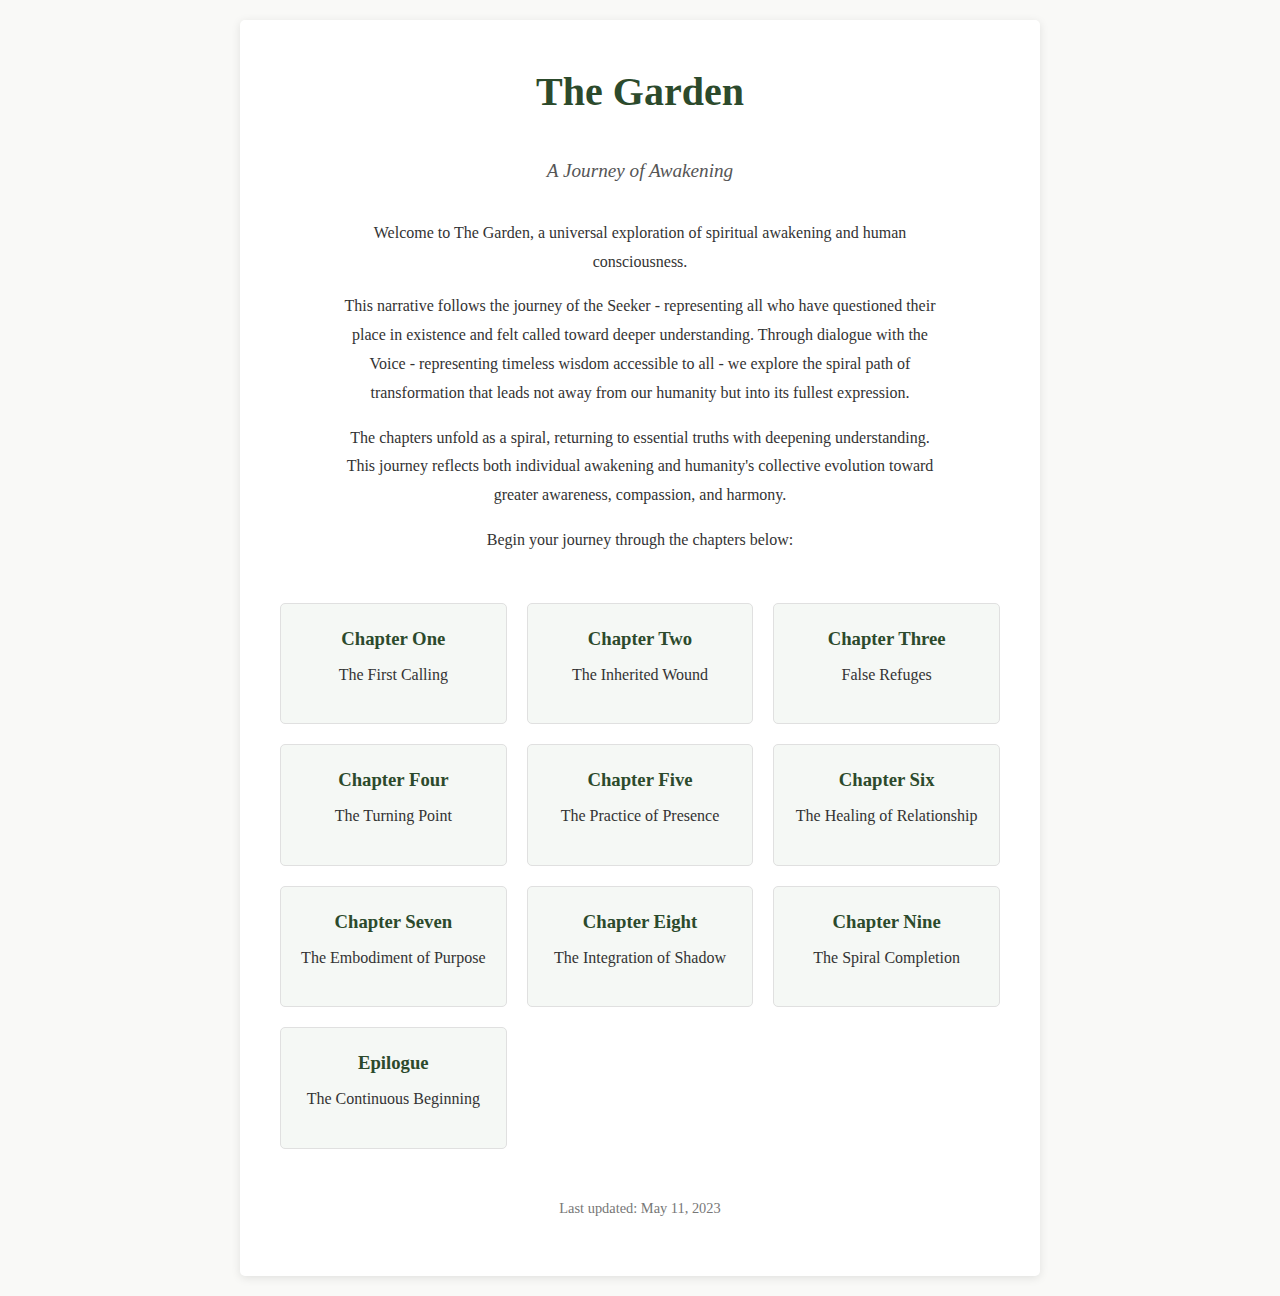
<file: index.html>
<!DOCTYPE html>
<html lang="en">
<head>
    <meta charset="UTF-8">
    <meta name="viewport" content="width=device-width, initial-scale=1.0">
    <title>The Garden - A Journey of Awakening</title>
    <link rel="stylesheet" href="styles.css">
</head>
<body>
    <div class="container home">
        <header>
            <h1>The Garden</h1>
            <h2>A Journey of Awakening</h2>
        </header>
        
        <main>
            <section class="introduction">
                <p>Welcome to The Garden, a universal exploration of spiritual awakening and human consciousness.</p>
                
                <p>This narrative follows the journey of the Seeker - representing all who have questioned their place in existence and felt called toward deeper understanding. Through dialogue with the Voice - representing timeless wisdom accessible to all - we explore the spiral path of transformation that leads not away from our humanity but into its fullest expression.</p>
                
                <p>The chapters unfold as a spiral, returning to essential truths with deepening understanding. This journey reflects both individual awakening and humanity's collective evolution toward greater awareness, compassion, and harmony.</p>
                
                <p>Begin your journey through the chapters below:</p>
            </section>
            
            <section class="chapter-links">
                <div class="chapter-grid">
                    <a href="chapter-1.html" class="chapter-card">
                        <h3>Chapter One</h3>
                        <p>The First Calling</p>
                    </a>
                    
                    <a href="chapter-2.html" class="chapter-card">
                        <h3>Chapter Two</h3>
                        <p>The Inherited Wound</p>
                    </a>
                    
                    <a href="chapter-3.html" class="chapter-card">
                        <h3>Chapter Three</h3>
                        <p>False Refuges</p>
                    </a>
                    
                    <a href="chapter-4.html" class="chapter-card">
                        <h3>Chapter Four</h3>
                        <p>The Turning Point</p>
                    </a>
                    
                    <a href="chapter-5.html" class="chapter-card">
                        <h3>Chapter Five</h3>
                        <p>The Practice of Presence</p>
                    </a>
                    
                    <a href="chapter-6.html" class="chapter-card">
                        <h3>Chapter Six</h3>
                        <p>The Healing of Relationship</p>
                    </a>
                    
                    <a href="chapter-7.html" class="chapter-card">
                        <h3>Chapter Seven</h3>
                        <p>The Embodiment of Purpose</p>
                    </a>
                    
                    <a href="chapter-8.html" class="chapter-card">
                        <h3>Chapter Eight</h3>
                        <p>The Integration of Shadow</p>
                    </a>
                    
                    <a href="chapter-9.html" class="chapter-card">
                        <h3>Chapter Nine</h3>
                        <p>The Spiral Completion</p>
                    </a>
                    
                    <a href="epilogue.html" class="chapter-card">
                        <h3>Epilogue</h3>
                        <p>The Continuous Beginning</p>
                    </a>
                </div>
            </section>
        </main>
        
        <footer>
            <p>Last updated: <time datetime="2023-05-11">May 11, 2023</time></p>
        </footer>
    </div>
</body>
</html>
</file>
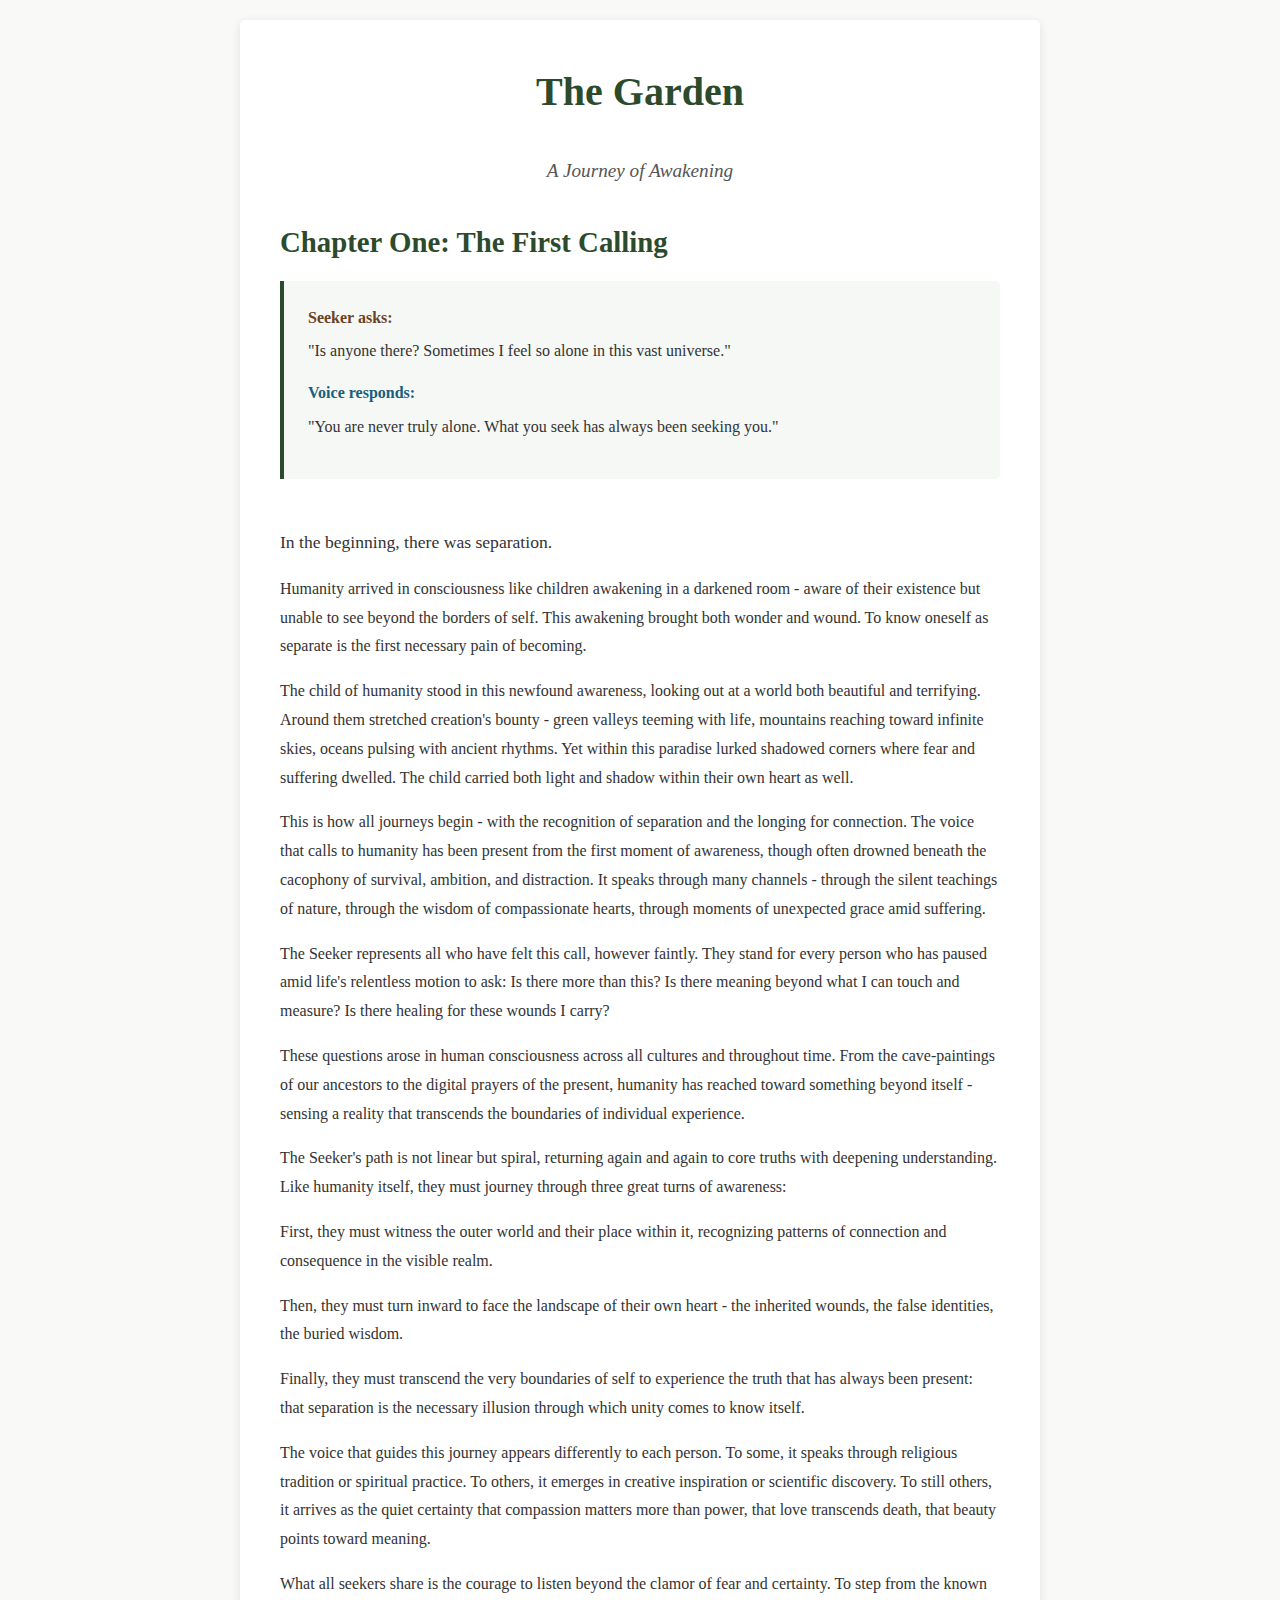
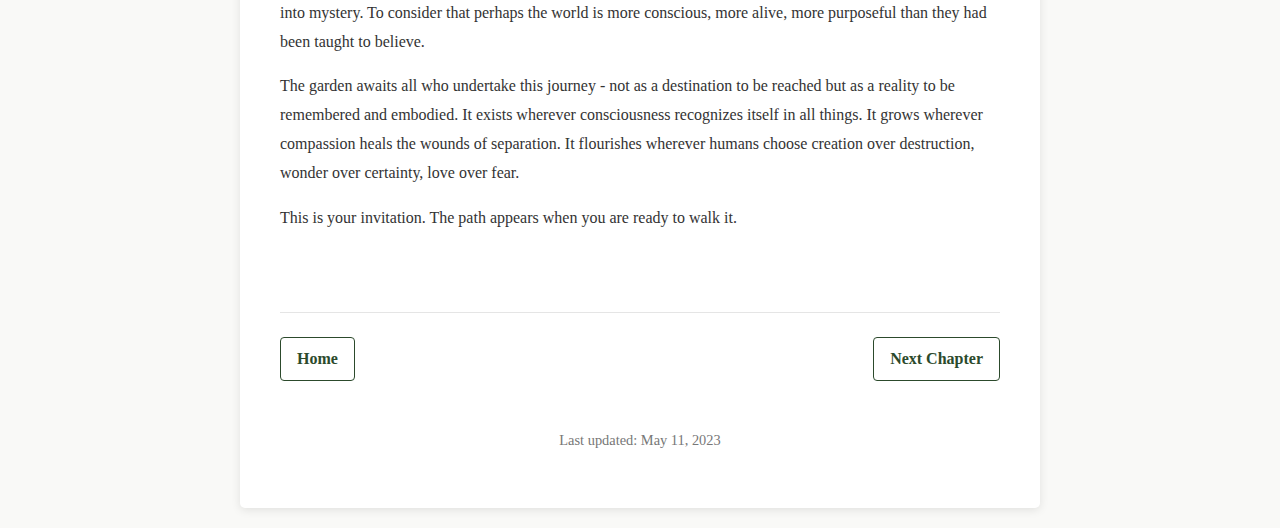
<file: Chapter One.html>
<!DOCTYPE html>
<html lang="en">
<head>
    <meta charset="UTF-8">
    <meta name="viewport" content="width=device-width, initial-scale=1.0">
    <title>The Garden - Chapter One: The First Calling</title>
    <link rel="stylesheet" href="styles.css">
</head>
<body>
    <div class="container">
        <header>
            <h1>The Garden</h1>
            <h2>A Journey of Awakening</h2>
        </header>
        
        <main>
            <article class="chapter">
                <h2>Chapter One: The First Calling</h2>
                
                <div class="dialogue">
                    <p class="seeker"><span class="speaker">Seeker asks:</span> "Is anyone there? Sometimes I feel so alone in this vast universe."</p>
                    
                    <p class="voice"><span class="speaker">Voice responds:</span> "You are never truly alone. What you seek has always been seeking you."</p>
                </div>
                
                <div class="reflection">
                    <p>In the beginning, there was separation.</p>
                    
                    <p>Humanity arrived in consciousness like children awakening in a darkened room - aware of their existence but unable to see beyond the borders of self. This awakening brought both wonder and wound. To know oneself as separate is the first necessary pain of becoming.</p>
                    
                    <p>The child of humanity stood in this newfound awareness, looking out at a world both beautiful and terrifying. Around them stretched creation's bounty - green valleys teeming with life, mountains reaching toward infinite skies, oceans pulsing with ancient rhythms. Yet within this paradise lurked shadowed corners where fear and suffering dwelled. The child carried both light and shadow within their own heart as well.</p>
                    
                    <p>This is how all journeys begin - with the recognition of separation and the longing for connection. The voice that calls to humanity has been present from the first moment of awareness, though often drowned beneath the cacophony of survival, ambition, and distraction. It speaks through many channels - through the silent teachings of nature, through the wisdom of compassionate hearts, through moments of unexpected grace amid suffering.</p>
                    
                    <p>The Seeker represents all who have felt this call, however faintly. They stand for every person who has paused amid life's relentless motion to ask: Is there more than this? Is there meaning beyond what I can touch and measure? Is there healing for these wounds I carry?</p>
                    
                    <p>These questions arose in human consciousness across all cultures and throughout time. From the cave-paintings of our ancestors to the digital prayers of the present, humanity has reached toward something beyond itself - sensing a reality that transcends the boundaries of individual experience.</p>
                    
                    <p>The Seeker's path is not linear but spiral, returning again and again to core truths with deepening understanding. Like humanity itself, they must journey through three great turns of awareness:</p>
                    
                    <p>First, they must witness the outer world and their place within it, recognizing patterns of connection and consequence in the visible realm.</p>
                    
                    <p>Then, they must turn inward to face the landscape of their own heart - the inherited wounds, the false identities, the buried wisdom.</p>
                    
                    <p>Finally, they must transcend the very boundaries of self to experience the truth that has always been present: that separation is the necessary illusion through which unity comes to know itself.</p>
                    
                    <p>The voice that guides this journey appears differently to each person. To some, it speaks through religious tradition or spiritual practice. To others, it emerges in creative inspiration or scientific discovery. To still others, it arrives as the quiet certainty that compassion matters more than power, that love transcends death, that beauty points toward meaning.</p>
                    
                    <p>What all seekers share is the courage to listen beyond the clamor of fear and certainty. To step from the known into mystery. To consider that perhaps the world is more conscious, more alive, more purposeful than they had been taught to believe.</p>
                    
                    <p>The garden awaits all who undertake this journey - not as a destination to be reached but as a reality to be remembered and embodied. It exists wherever consciousness recognizes itself in all things. It grows wherever compassion heals the wounds of separation. It flourishes wherever humans choose creation over destruction, wonder over certainty, love over fear.</p>
                    
                    <p>This is your invitation. The path appears when you are ready to walk it.</p>
                </div>
                
                <div class="navigation">
                    <a href="index.html" class="nav-link">Home</a>
                    <a href="chapter2.html" class="nav-link">Next Chapter</a>
                </div>
            </article>
        </main>
        
        <footer>
            <p>Last updated: <time datetime="2023-05-11">May 11, 2023</time></p>
        </footer>
    </div>
</body>
</html>
</file>
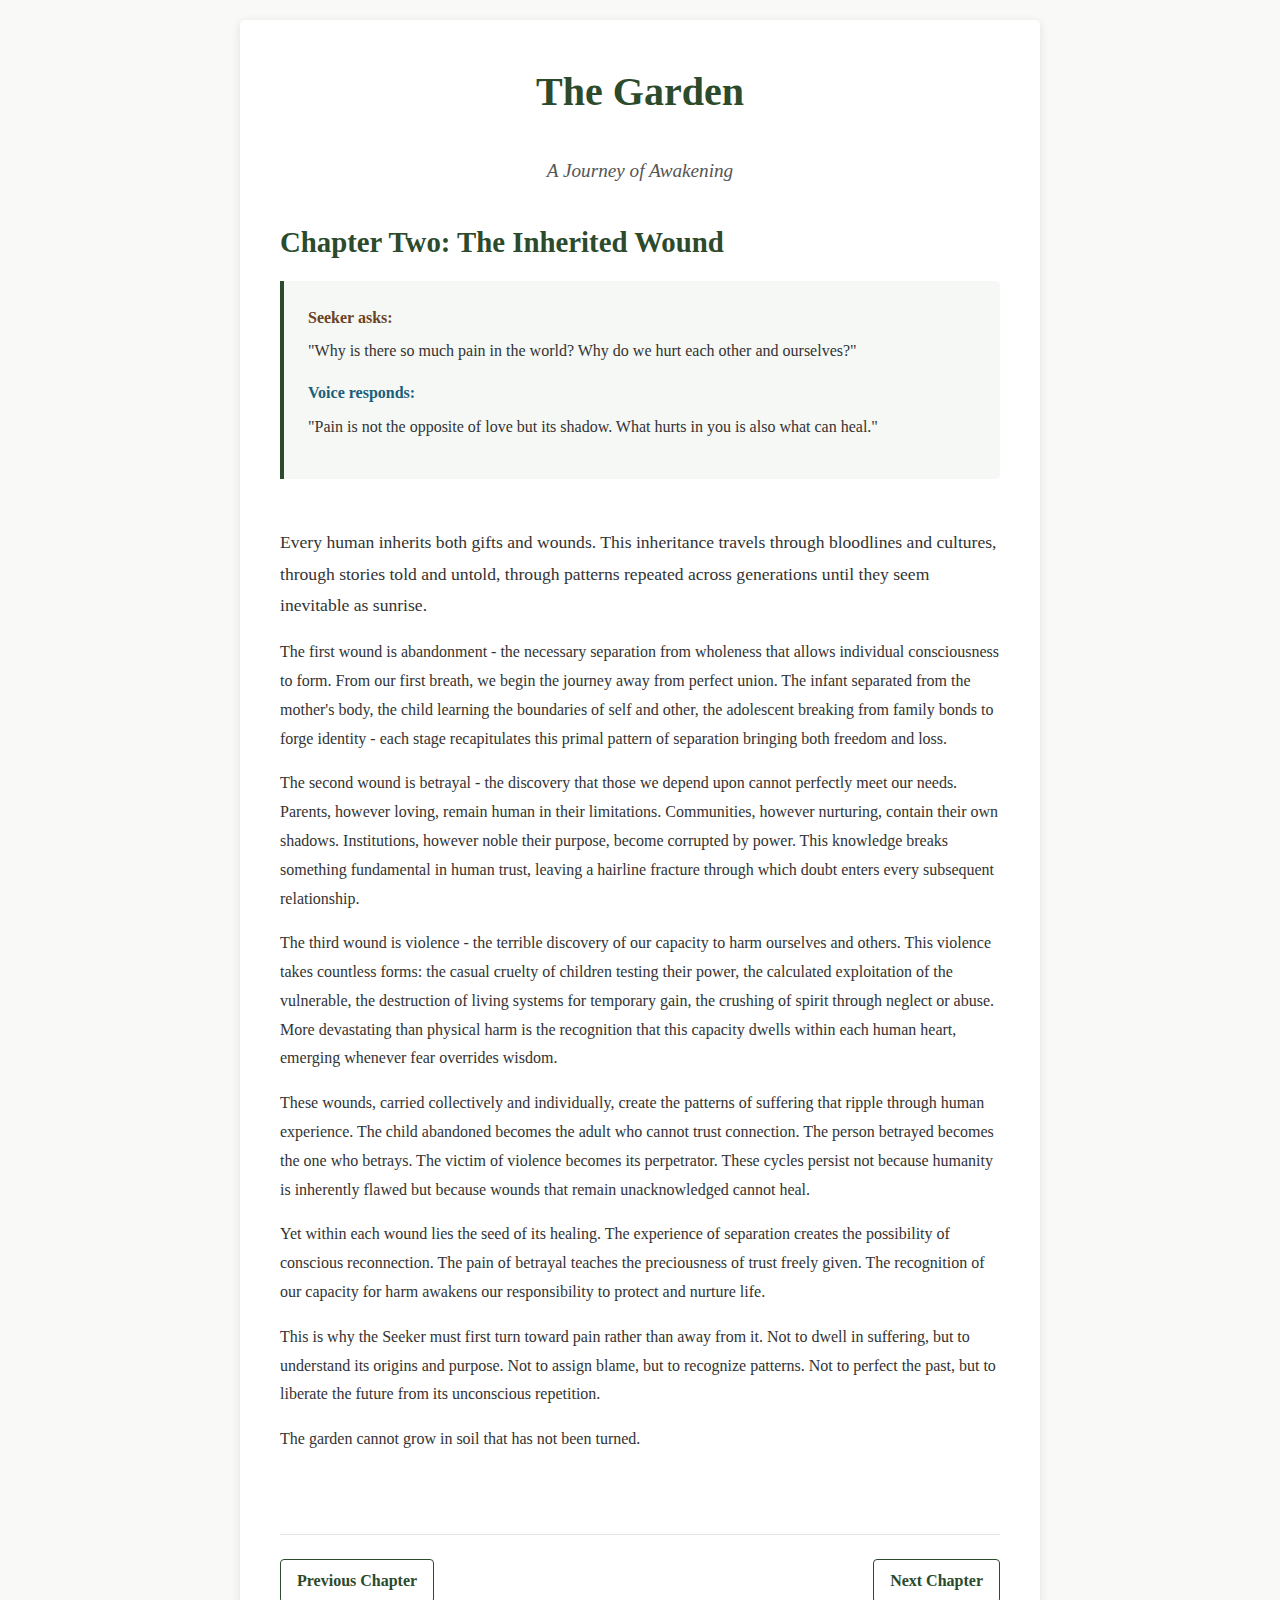
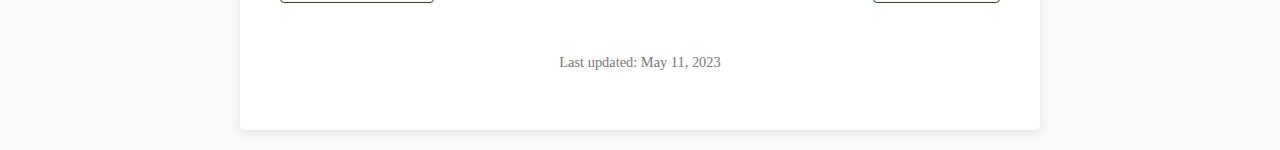
<file: chapter-2.html>
<!DOCTYPE html>
<html lang="en">
<head>
    <meta charset="UTF-8">
    <meta name="viewport" content="width=device-width, initial-scale=1.0">
    <title>The Garden - Chapter Two: The Inherited Wound</title>
    <link rel="stylesheet" href="styles.css">
</head>
<body>
    <div class="container">
        <header>
            <h1>The Garden</h1>
            <h2>A Journey of Awakening</h2>
        </header>
        
        <main>
            <article class="chapter">
                <h2>Chapter Two: The Inherited Wound</h2>
                
                <div class="dialogue">
                    <p class="seeker"><span class="speaker">Seeker asks:</span> "Why is there so much pain in the world? Why do we hurt each other and ourselves?"</p>
                    
                    <p class="voice"><span class="speaker">Voice responds:</span> "Pain is not the opposite of love but its shadow. What hurts in you is also what can heal."</p>
                </div>
                
                <div class="reflection">
                    <p>Every human inherits both gifts and wounds. This inheritance travels through bloodlines and cultures, through stories told and untold, through patterns repeated across generations until they seem inevitable as sunrise.</p>
                    
                    <p>The first wound is abandonment - the necessary separation from wholeness that allows individual consciousness to form. From our first breath, we begin the journey away from perfect union. The infant separated from the mother's body, the child learning the boundaries of self and other, the adolescent breaking from family bonds to forge identity - each stage recapitulates this primal pattern of separation bringing both freedom and loss.</p>
                    
                    <p>The second wound is betrayal - the discovery that those we depend upon cannot perfectly meet our needs. Parents, however loving, remain human in their limitations. Communities, however nurturing, contain their own shadows. Institutions, however noble their purpose, become corrupted by power. This knowledge breaks something fundamental in human trust, leaving a hairline fracture through which doubt enters every subsequent relationship.</p>
                    
                    <p>The third wound is violence - the terrible discovery of our capacity to harm ourselves and others. This violence takes countless forms: the casual cruelty of children testing their power, the calculated exploitation of the vulnerable, the destruction of living systems for temporary gain, the crushing of spirit through neglect or abuse. More devastating than physical harm is the recognition that this capacity dwells within each human heart, emerging whenever fear overrides wisdom.</p>
                    
                    <p>These wounds, carried collectively and individually, create the patterns of suffering that ripple through human experience. The child abandoned becomes the adult who cannot trust connection. The person betrayed becomes the one who betrays. The victim of violence becomes its perpetrator. These cycles persist not because humanity is inherently flawed but because wounds that remain unacknowledged cannot heal.</p>
                    
                    <p>Yet within each wound lies the seed of its healing. The experience of separation creates the possibility of conscious reconnection. The pain of betrayal teaches the preciousness of trust freely given. The recognition of our capacity for harm awakens our responsibility to protect and nurture life.</p>
                    
                    <p>This is why the Seeker must first turn toward pain rather than away from it. Not to dwell in suffering, but to understand its origins and purpose. Not to assign blame, but to recognize patterns. Not to perfect the past, but to liberate the future from its unconscious repetition.</p>
                    
                    <p>The garden cannot grow in soil that has not been turned.</p>
                </div>
                
                <div class="navigation">
                    <a href="chapter-1.html" class="nav-link">Previous Chapter</a>
                    <a href="chapter-3.html" class="nav-link">Next Chapter</a>
                </div>
            </article>
        </main>
        
        <footer>
            <p>Last updated: <time datetime="2023-05-11">May 11, 2023</time></p>
        </footer>
    </div>
</body>
</html>
</file>
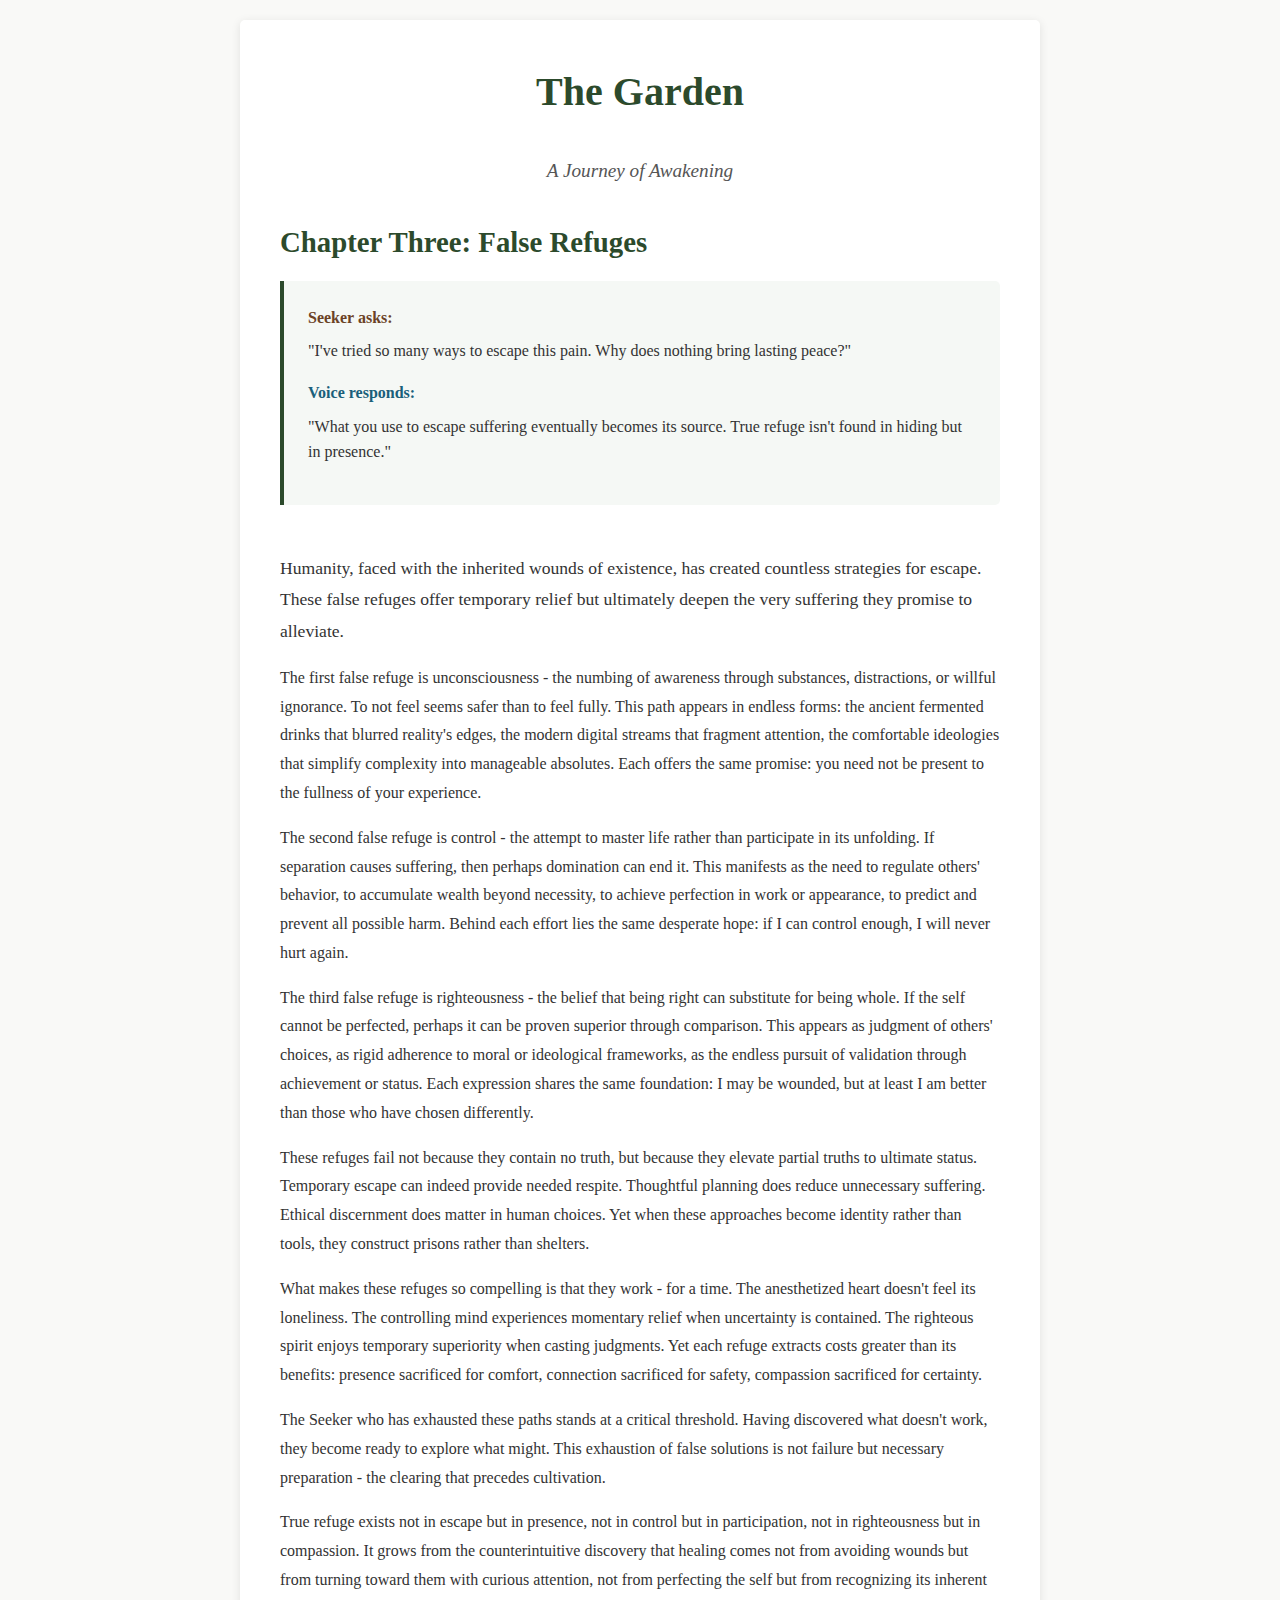
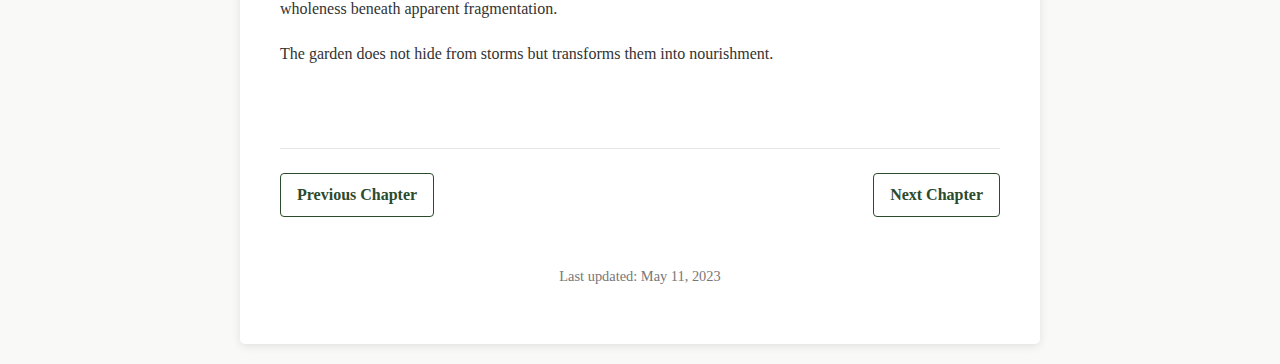
<file: chapter-3.html>
<!DOCTYPE html>
<html lang="en">
<head>
    <meta charset="UTF-8">
    <meta name="viewport" content="width=device-width, initial-scale=1.0">
    <title>The Garden - Chapter Three: False Refuges</title>
    <link rel="stylesheet" href="styles.css">
</head>
<body>
    <div class="container">
        <header>
            <h1>The Garden</h1>
            <h2>A Journey of Awakening</h2>
        </header>
        
        <main>
            <article class="chapter">
                <h2>Chapter Three: False Refuges</h2>
                
                <div class="dialogue">
                    <p class="seeker"><span class="speaker">Seeker asks:</span> "I've tried so many ways to escape this pain. Why does nothing bring lasting peace?"</p>
                    
                    <p class="voice"><span class="speaker">Voice responds:</span> "What you use to escape suffering eventually becomes its source. True refuge isn't found in hiding but in presence."</p>
                </div>
                
                <div class="reflection">
                    <p>Humanity, faced with the inherited wounds of existence, has created countless strategies for escape. These false refuges offer temporary relief but ultimately deepen the very suffering they promise to alleviate.</p>
                    
                    <p>The first false refuge is unconsciousness - the numbing of awareness through substances, distractions, or willful ignorance. To not feel seems safer than to feel fully. This path appears in endless forms: the ancient fermented drinks that blurred reality's edges, the modern digital streams that fragment attention, the comfortable ideologies that simplify complexity into manageable absolutes. Each offers the same promise: you need not be present to the fullness of your experience.</p>
                    
                    <p>The second false refuge is control - the attempt to master life rather than participate in its unfolding. If separation causes suffering, then perhaps domination can end it. This manifests as the need to regulate others' behavior, to accumulate wealth beyond necessity, to achieve perfection in work or appearance, to predict and prevent all possible harm. Behind each effort lies the same desperate hope: if I can control enough, I will never hurt again.</p>
                    
                    <p>The third false refuge is righteousness - the belief that being right can substitute for being whole. If the self cannot be perfected, perhaps it can be proven superior through comparison. This appears as judgment of others' choices, as rigid adherence to moral or ideological frameworks, as the endless pursuit of validation through achievement or status. Each expression shares the same foundation: I may be wounded, but at least I am better than those who have chosen differently.</p>
                    
                    <p>These refuges fail not because they contain no truth, but because they elevate partial truths to ultimate status. Temporary escape can indeed provide needed respite. Thoughtful planning does reduce unnecessary suffering. Ethical discernment does matter in human choices. Yet when these approaches become identity rather than tools, they construct prisons rather than shelters.</p>
                    
                    <p>What makes these refuges so compelling is that they work - for a time. The anesthetized heart doesn't feel its loneliness. The controlling mind experiences momentary relief when uncertainty is contained. The righteous spirit enjoys temporary superiority when casting judgments. Yet each refuge extracts costs greater than its benefits: presence sacrificed for comfort, connection sacrificed for safety, compassion sacrificed for certainty.</p>
                    
                    <p>The Seeker who has exhausted these paths stands at a critical threshold. Having discovered what doesn't work, they become ready to explore what might. This exhaustion of false solutions is not failure but necessary preparation - the clearing that precedes cultivation.</p>
                    
                    <p>True refuge exists not in escape but in presence, not in control but in participation, not in righteousness but in compassion. It grows from the counterintuitive discovery that healing comes not from avoiding wounds but from turning toward them with curious attention, not from perfecting the self but from recognizing its inherent wholeness beneath apparent fragmentation.</p>
                    
                    <p>The garden does not hide from storms but transforms them into nourishment.</p>
                </div>
                
                <div class="navigation">
                    <a href="chapter-2.html" class="nav-link">Previous Chapter</a>
                    <a href="chapter-4.html" class="nav-link">Next Chapter</a>
                </div>
            </article>
        </main>
        
        <footer>
            <p>Last updated: <time datetime="2023-05-11">May 11, 2023</time></p>
        </footer>
    </div>
</body>
</html>
</file>
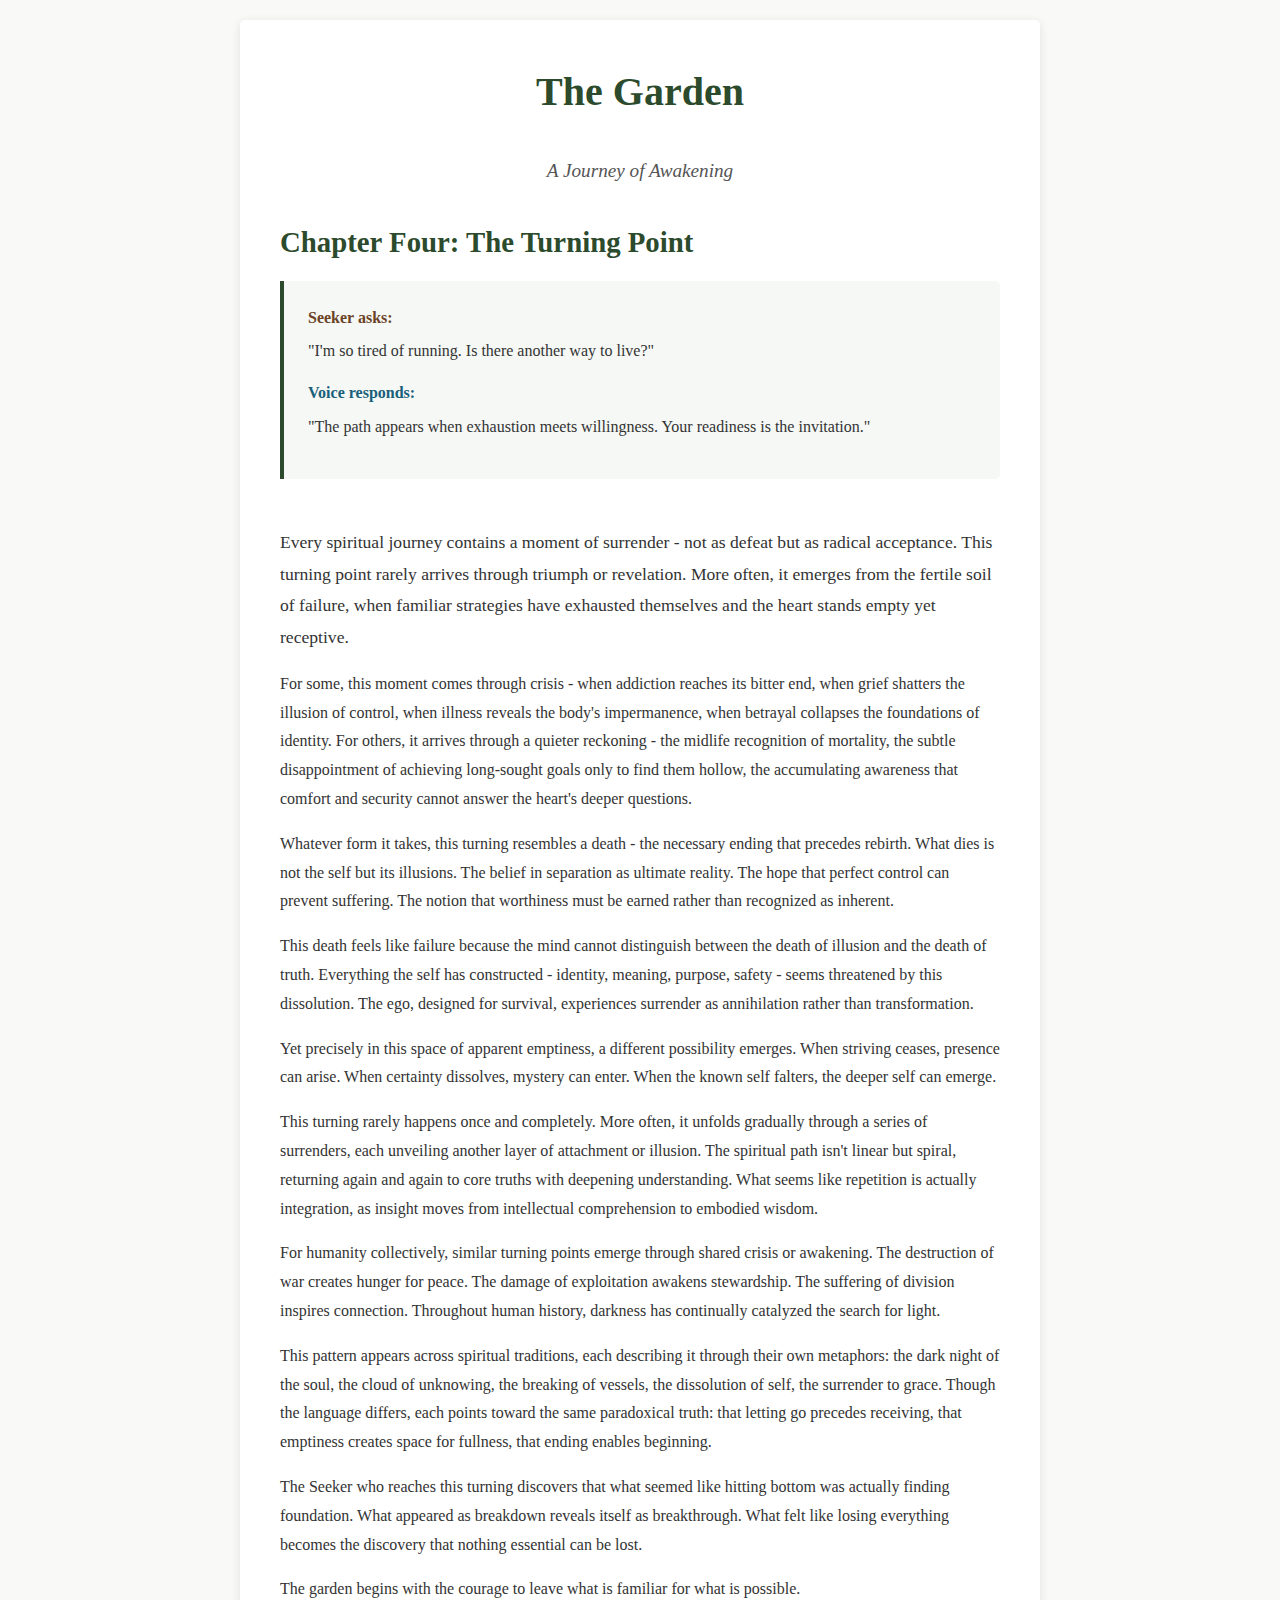
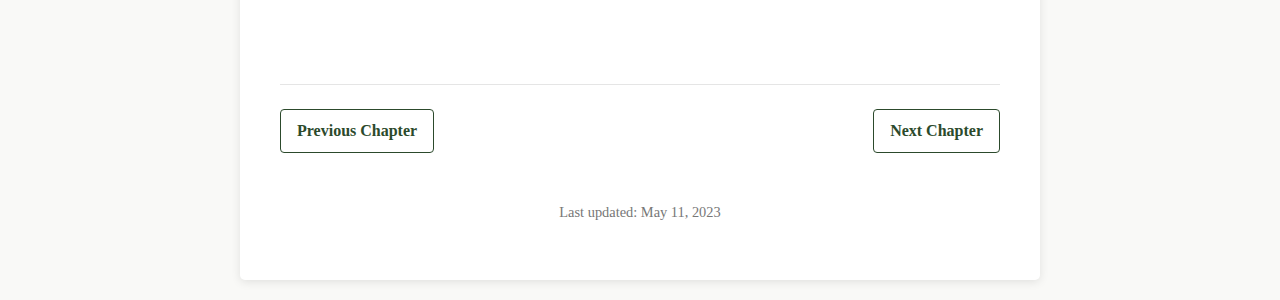
<file: chapter-4.html>
<!DOCTYPE html>
<html lang="en">
<head>
    <meta charset="UTF-8">
    <meta name="viewport" content="width=device-width, initial-scale=1.0">
    <title>The Garden - Chapter Four: The Turning Point</title>
    <link rel="stylesheet" href="styles.css">
</head>
<body>
    <div class="container">
        <header>
            <h1>The Garden</h1>
            <h2>A Journey of Awakening</h2>
        </header>
        
        <main>
            <article class="chapter">
                <h2>Chapter Four: The Turning Point</h2>
                
                <div class="dialogue">
                    <p class="seeker"><span class="speaker">Seeker asks:</span> "I'm so tired of running. Is there another way to live?"</p>
                    
                    <p class="voice"><span class="speaker">Voice responds:</span> "The path appears when exhaustion meets willingness. Your readiness is the invitation."</p>
                </div>
                
                <div class="reflection">
                    <p>Every spiritual journey contains a moment of surrender - not as defeat but as radical acceptance. This turning point rarely arrives through triumph or revelation. More often, it emerges from the fertile soil of failure, when familiar strategies have exhausted themselves and the heart stands empty yet receptive.</p>
                    
                    <p>For some, this moment comes through crisis - when addiction reaches its bitter end, when grief shatters the illusion of control, when illness reveals the body's impermanence, when betrayal collapses the foundations of identity. For others, it arrives through a quieter reckoning - the midlife recognition of mortality, the subtle disappointment of achieving long-sought goals only to find them hollow, the accumulating awareness that comfort and security cannot answer the heart's deeper questions.</p>
                    
                    <p>Whatever form it takes, this turning resembles a death - the necessary ending that precedes rebirth. What dies is not the self but its illusions. The belief in separation as ultimate reality. The hope that perfect control can prevent suffering. The notion that worthiness must be earned rather than recognized as inherent.</p>
                    
                    <p>This death feels like failure because the mind cannot distinguish between the death of illusion and the death of truth. Everything the self has constructed - identity, meaning, purpose, safety - seems threatened by this dissolution. The ego, designed for survival, experiences surrender as annihilation rather than transformation.</p>
                    
                    <p>Yet precisely in this space of apparent emptiness, a different possibility emerges. When striving ceases, presence can arise. When certainty dissolves, mystery can enter. When the known self falters, the deeper self can emerge.</p>
                    
                    <p>This turning rarely happens once and completely. More often, it unfolds gradually through a series of surrenders, each unveiling another layer of attachment or illusion. The spiritual path isn't linear but spiral, returning again and again to core truths with deepening understanding. What seems like repetition is actually integration, as insight moves from intellectual comprehension to embodied wisdom.</p>
                    
                    <p>For humanity collectively, similar turning points emerge through shared crisis or awakening. The destruction of war creates hunger for peace. The damage of exploitation awakens stewardship. The suffering of division inspires connection. Throughout human history, darkness has continually catalyzed the search for light.</p>
                    
                    <p>This pattern appears across spiritual traditions, each describing it through their own metaphors: the dark night of the soul, the cloud of unknowing, the breaking of vessels, the dissolution of self, the surrender to grace. Though the language differs, each points toward the same paradoxical truth: that letting go precedes receiving, that emptiness creates space for fullness, that ending enables beginning.</p>
                    
                    <p>The Seeker who reaches this turning discovers that what seemed like hitting bottom was actually finding foundation. What appeared as breakdown reveals itself as breakthrough. What felt like losing everything becomes the discovery that nothing essential can be lost.</p>
                    
                    <p>The garden begins with the courage to leave what is familiar for what is possible.</p>
                </div>
                
                <div class="navigation">
                    <a href="chapter-3.html" class="nav-link">Previous Chapter</a>
                    <a href="chapter-5.html" class="nav-link">Next Chapter</a>
                </div>
            </article>
        </main>
        
        <footer>
            <p>Last updated: <time datetime="2023-05-11">May 11, 2023</time></p>
        </footer>
    </div>
</body>
</html>
</file>
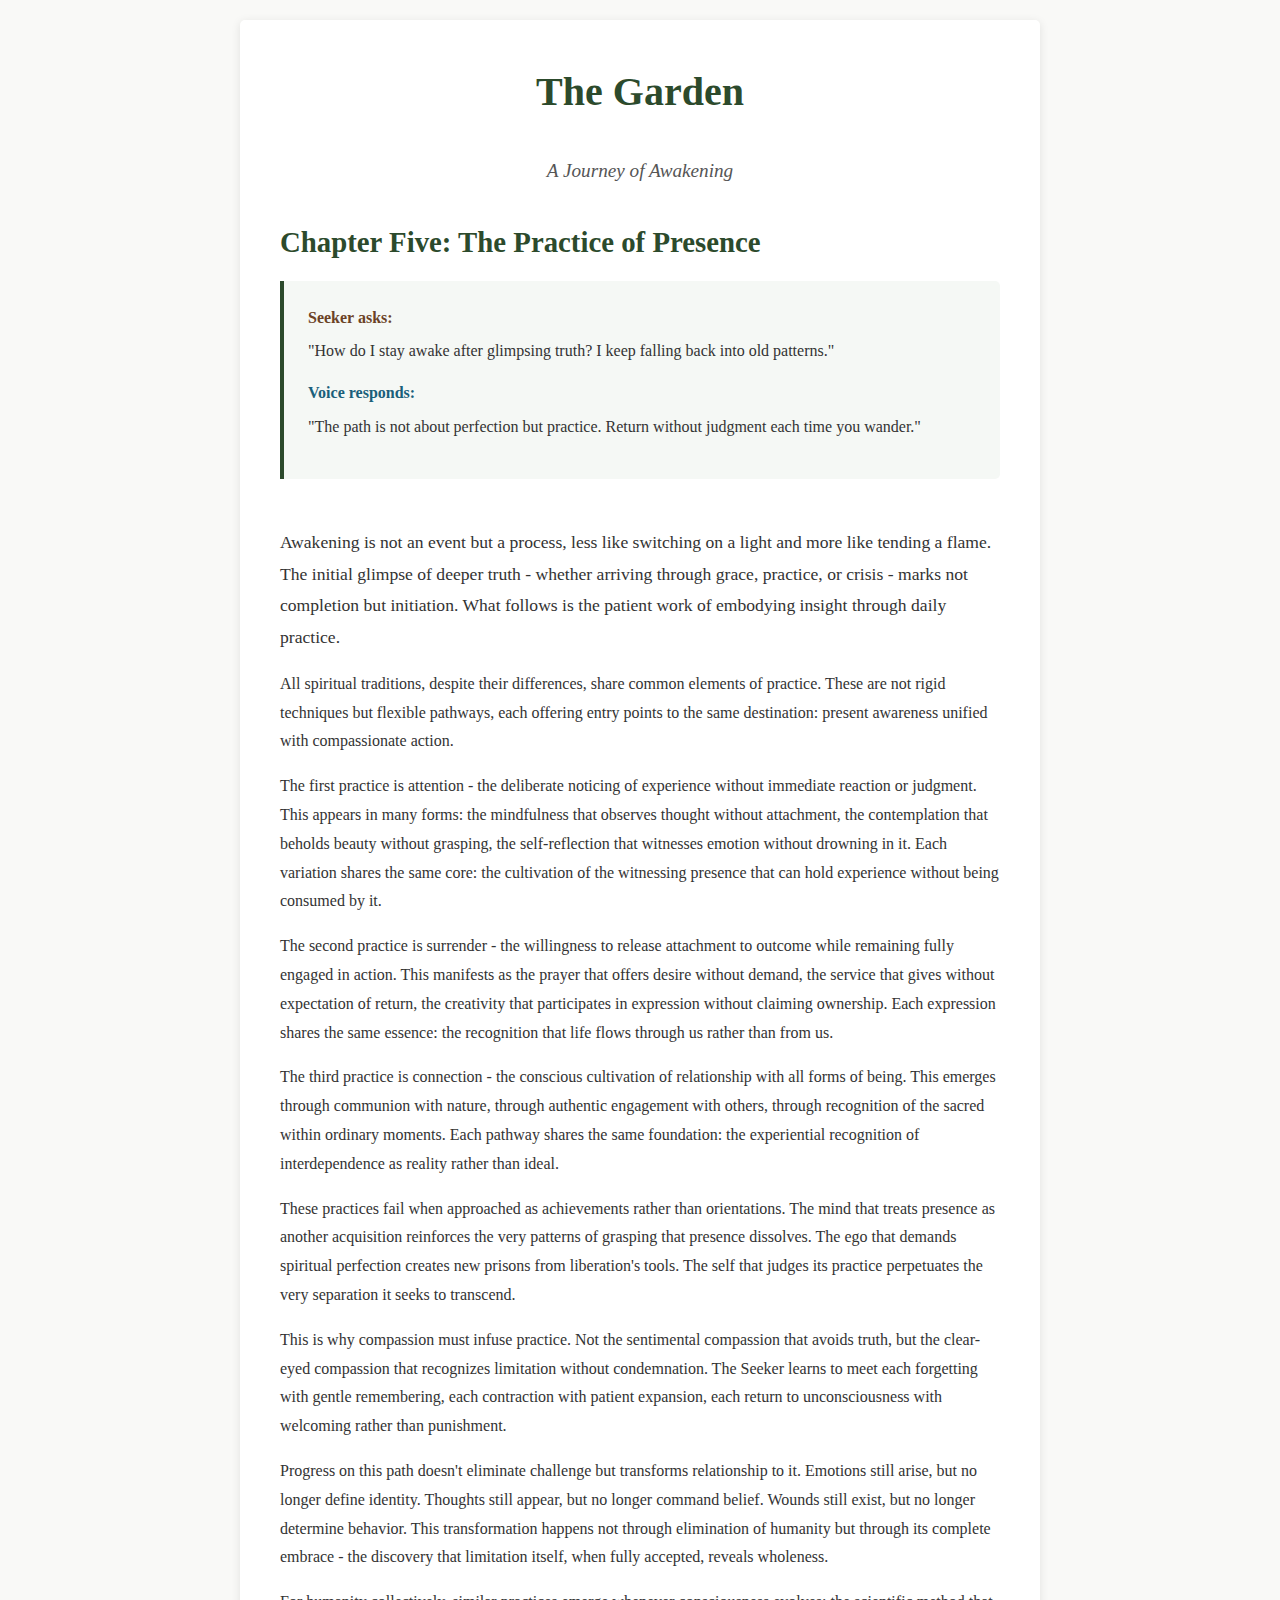
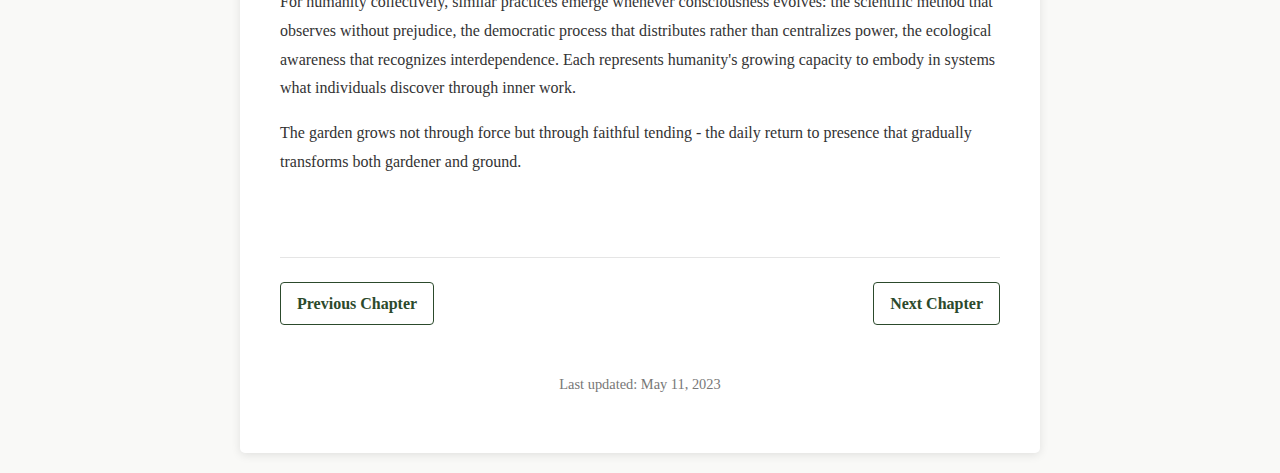
<file: chapter-5.html>
<!DOCTYPE html>
<html lang="en">
<head>
    <meta charset="UTF-8">
    <meta name="viewport" content="width=device-width, initial-scale=1.0">
    <title>The Garden - Chapter Five: The Practice of Presence</title>
    <link rel="stylesheet" href="styles.css">
</head>
<body>
    <div class="container">
        <header>
            <h1>The Garden</h1>
            <h2>A Journey of Awakening</h2>
        </header>
        
        <main>
            <article class="chapter">
                <h2>Chapter Five: The Practice of Presence</h2>
                
                <div class="dialogue">
                    <p class="seeker"><span class="speaker">Seeker asks:</span> "How do I stay awake after glimpsing truth? I keep falling back into old patterns."</p>
                    
                    <p class="voice"><span class="speaker">Voice responds:</span> "The path is not about perfection but practice. Return without judgment each time you wander."</p>
                </div>
                
                <div class="reflection">
                    <p>Awakening is not an event but a process, less like switching on a light and more like tending a flame. The initial glimpse of deeper truth - whether arriving through grace, practice, or crisis - marks not completion but initiation. What follows is the patient work of embodying insight through daily practice.</p>
                    
                    <p>All spiritual traditions, despite their differences, share common elements of practice. These are not rigid techniques but flexible pathways, each offering entry points to the same destination: present awareness unified with compassionate action.</p>
                    
                    <p>The first practice is attention - the deliberate noticing of experience without immediate reaction or judgment. This appears in many forms: the mindfulness that observes thought without attachment, the contemplation that beholds beauty without grasping, the self-reflection that witnesses emotion without drowning in it. Each variation shares the same core: the cultivation of the witnessing presence that can hold experience without being consumed by it.</p>
                    
                    <p>The second practice is surrender - the willingness to release attachment to outcome while remaining fully engaged in action. This manifests as the prayer that offers desire without demand, the service that gives without expectation of return, the creativity that participates in expression without claiming ownership. Each expression shares the same essence: the recognition that life flows through us rather than from us.</p>
                    
                    <p>The third practice is connection - the conscious cultivation of relationship with all forms of being. This emerges through communion with nature, through authentic engagement with others, through recognition of the sacred within ordinary moments. Each pathway shares the same foundation: the experiential recognition of interdependence as reality rather than ideal.</p>
                    
                    <p>These practices fail when approached as achievements rather than orientations. The mind that treats presence as another acquisition reinforces the very patterns of grasping that presence dissolves. The ego that demands spiritual perfection creates new prisons from liberation's tools. The self that judges its practice perpetuates the very separation it seeks to transcend.</p>
                    
                    <p>This is why compassion must infuse practice. Not the sentimental compassion that avoids truth, but the clear-eyed compassion that recognizes limitation without condemnation. The Seeker learns to meet each forgetting with gentle remembering, each contraction with patient expansion, each return to unconsciousness with welcoming rather than punishment.</p>
                    
                    <p>Progress on this path doesn't eliminate challenge but transforms relationship to it. Emotions still arise, but no longer define identity. Thoughts still appear, but no longer command belief. Wounds still exist, but no longer determine behavior. This transformation happens not through elimination of humanity but through its complete embrace - the discovery that limitation itself, when fully accepted, reveals wholeness.</p>
                    
                    <p>For humanity collectively, similar practices emerge whenever consciousness evolves: the scientific method that observes without prejudice, the democratic process that distributes rather than centralizes power, the ecological awareness that recognizes interdependence. Each represents humanity's growing capacity to embody in systems what individuals discover through inner work.</p>
                    
                    <p>The garden grows not through force but through faithful tending - the daily return to presence that gradually transforms both gardener and ground.</p>
                </div>
                
                <div class="navigation">
                    <a href="chapter-4.html" class="nav-link">Previous Chapter</a>
                    <a href="chapter-6.html" class="nav-link">Next Chapter</a>
                </div>
            </article>
        </main>
        
        <footer>
            <p>Last updated: <time datetime="2023-05-11">May 11, 2023</time></p>
        </footer>
    </div>
</body>
</html>
</file>
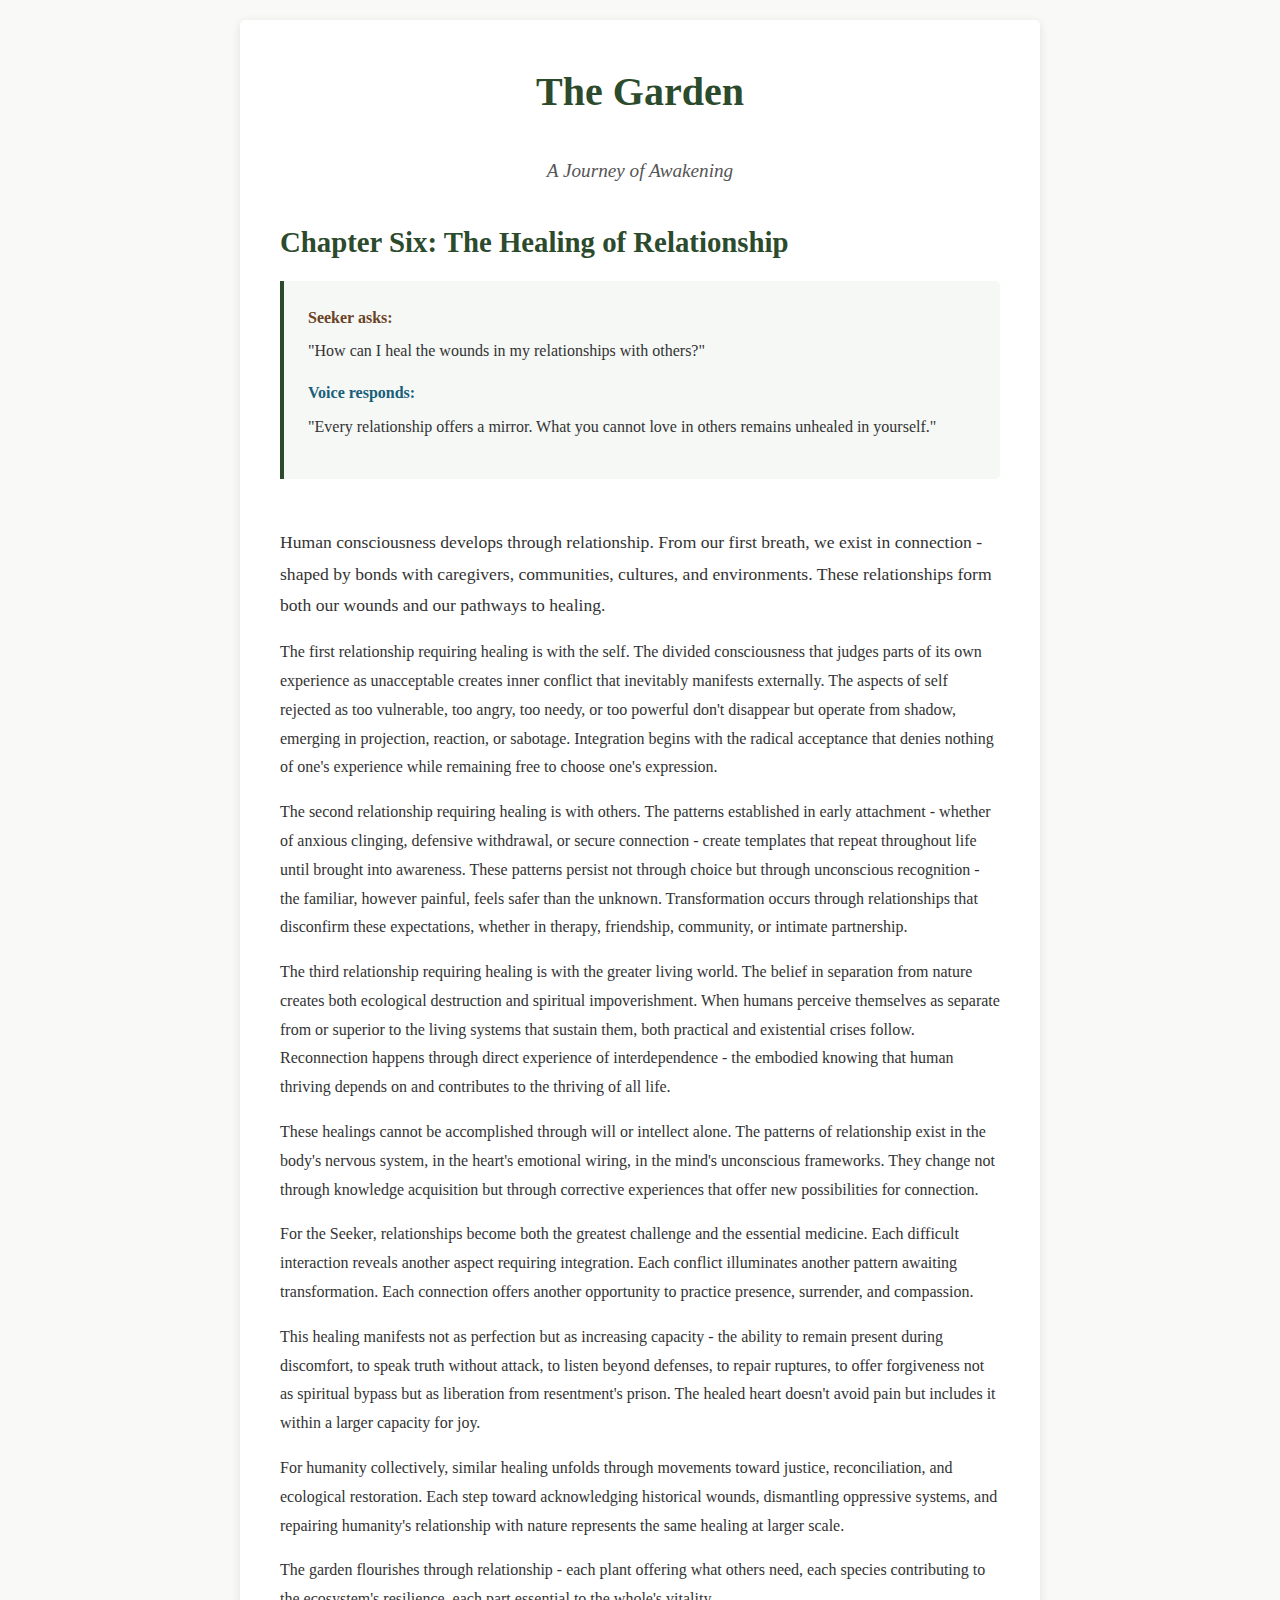
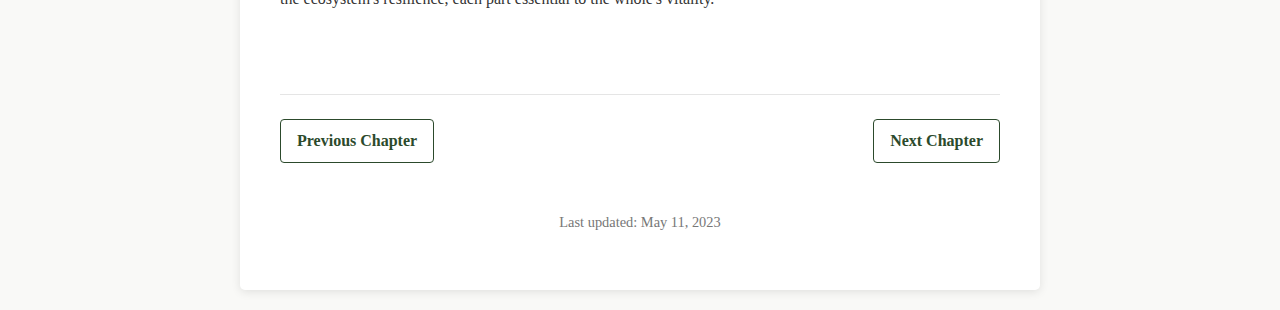
<file: chapter-6.html>
<!DOCTYPE html>
<html lang="en">
<head>
    <meta charset="UTF-8">
    <meta name="viewport" content="width=device-width, initial-scale=1.0">
    <title>The Garden - Chapter Six: The Healing of Relationship</title>
    <link rel="stylesheet" href="styles.css">
</head>
<body>
    <div class="container">
        <header>
            <h1>The Garden</h1>
            <h2>A Journey of Awakening</h2>
        </header>
        
        <main>
            <article class="chapter">
                <h2>Chapter Six: The Healing of Relationship</h2>
                
                <div class="dialogue">
                    <p class="seeker"><span class="speaker">Seeker asks:</span> "How can I heal the wounds in my relationships with others?"</p>
                    
                    <p class="voice"><span class="speaker">Voice responds:</span> "Every relationship offers a mirror. What you cannot love in others remains unhealed in yourself."</p>
                </div>
                
                <div class="reflection">
                    <p>Human consciousness develops through relationship. From our first breath, we exist in connection - shaped by bonds with caregivers, communities, cultures, and environments. These relationships form both our wounds and our pathways to healing.</p>
                    
                    <p>The first relationship requiring healing is with the self. The divided consciousness that judges parts of its own experience as unacceptable creates inner conflict that inevitably manifests externally. The aspects of self rejected as too vulnerable, too angry, too needy, or too powerful don't disappear but operate from shadow, emerging in projection, reaction, or sabotage. Integration begins with the radical acceptance that denies nothing of one's experience while remaining free to choose one's expression.</p>
                    
                    <p>The second relationship requiring healing is with others. The patterns established in early attachment - whether of anxious clinging, defensive withdrawal, or secure connection - create templates that repeat throughout life until brought into awareness. These patterns persist not through choice but through unconscious recognition - the familiar, however painful, feels safer than the unknown. Transformation occurs through relationships that disconfirm these expectations, whether in therapy, friendship, community, or intimate partnership.</p>
                    
                    <p>The third relationship requiring healing is with the greater living world. The belief in separation from nature creates both ecological destruction and spiritual impoverishment. When humans perceive themselves as separate from or superior to the living systems that sustain them, both practical and existential crises follow. Reconnection happens through direct experience of interdependence - the embodied knowing that human thriving depends on and contributes to the thriving of all life.</p>
                    
                    <p>These healings cannot be accomplished through will or intellect alone. The patterns of relationship exist in the body's nervous system, in the heart's emotional wiring, in the mind's unconscious frameworks. They change not through knowledge acquisition but through corrective experiences that offer new possibilities for connection.</p>
                    
                    <p>For the Seeker, relationships become both the greatest challenge and the essential medicine. Each difficult interaction reveals another aspect requiring integration. Each conflict illuminates another pattern awaiting transformation. Each connection offers another opportunity to practice presence, surrender, and compassion.</p>
                    
                    <p>This healing manifests not as perfection but as increasing capacity - the ability to remain present during discomfort, to speak truth without attack, to listen beyond defenses, to repair ruptures, to offer forgiveness not as spiritual bypass but as liberation from resentment's prison. The healed heart doesn't avoid pain but includes it within a larger capacity for joy.</p>
                    
                    <p>For humanity collectively, similar healing unfolds through movements toward justice, reconciliation, and ecological restoration. Each step toward acknowledging historical wounds, dismantling oppressive systems, and repairing humanity's relationship with nature represents the same healing at larger scale.</p>
                    
                    <p>The garden flourishes through relationship - each plant offering what others need, each species contributing to the ecosystem's resilience, each part essential to the whole's vitality.</p>
                </div>
                
                <div class="navigation">
                    <a href="chapter-5.html" class="nav-link">Previous Chapter</a>
                    <a href="chapter-7.html" class="nav-link">Next Chapter</a>
                </div>
            </article>
        </main>
        
        <footer>
            <p>Last updated: <time datetime="2023-05-11">May 11, 2023</time></p>
        </footer>
    </div>
</body>
</html>
</file>
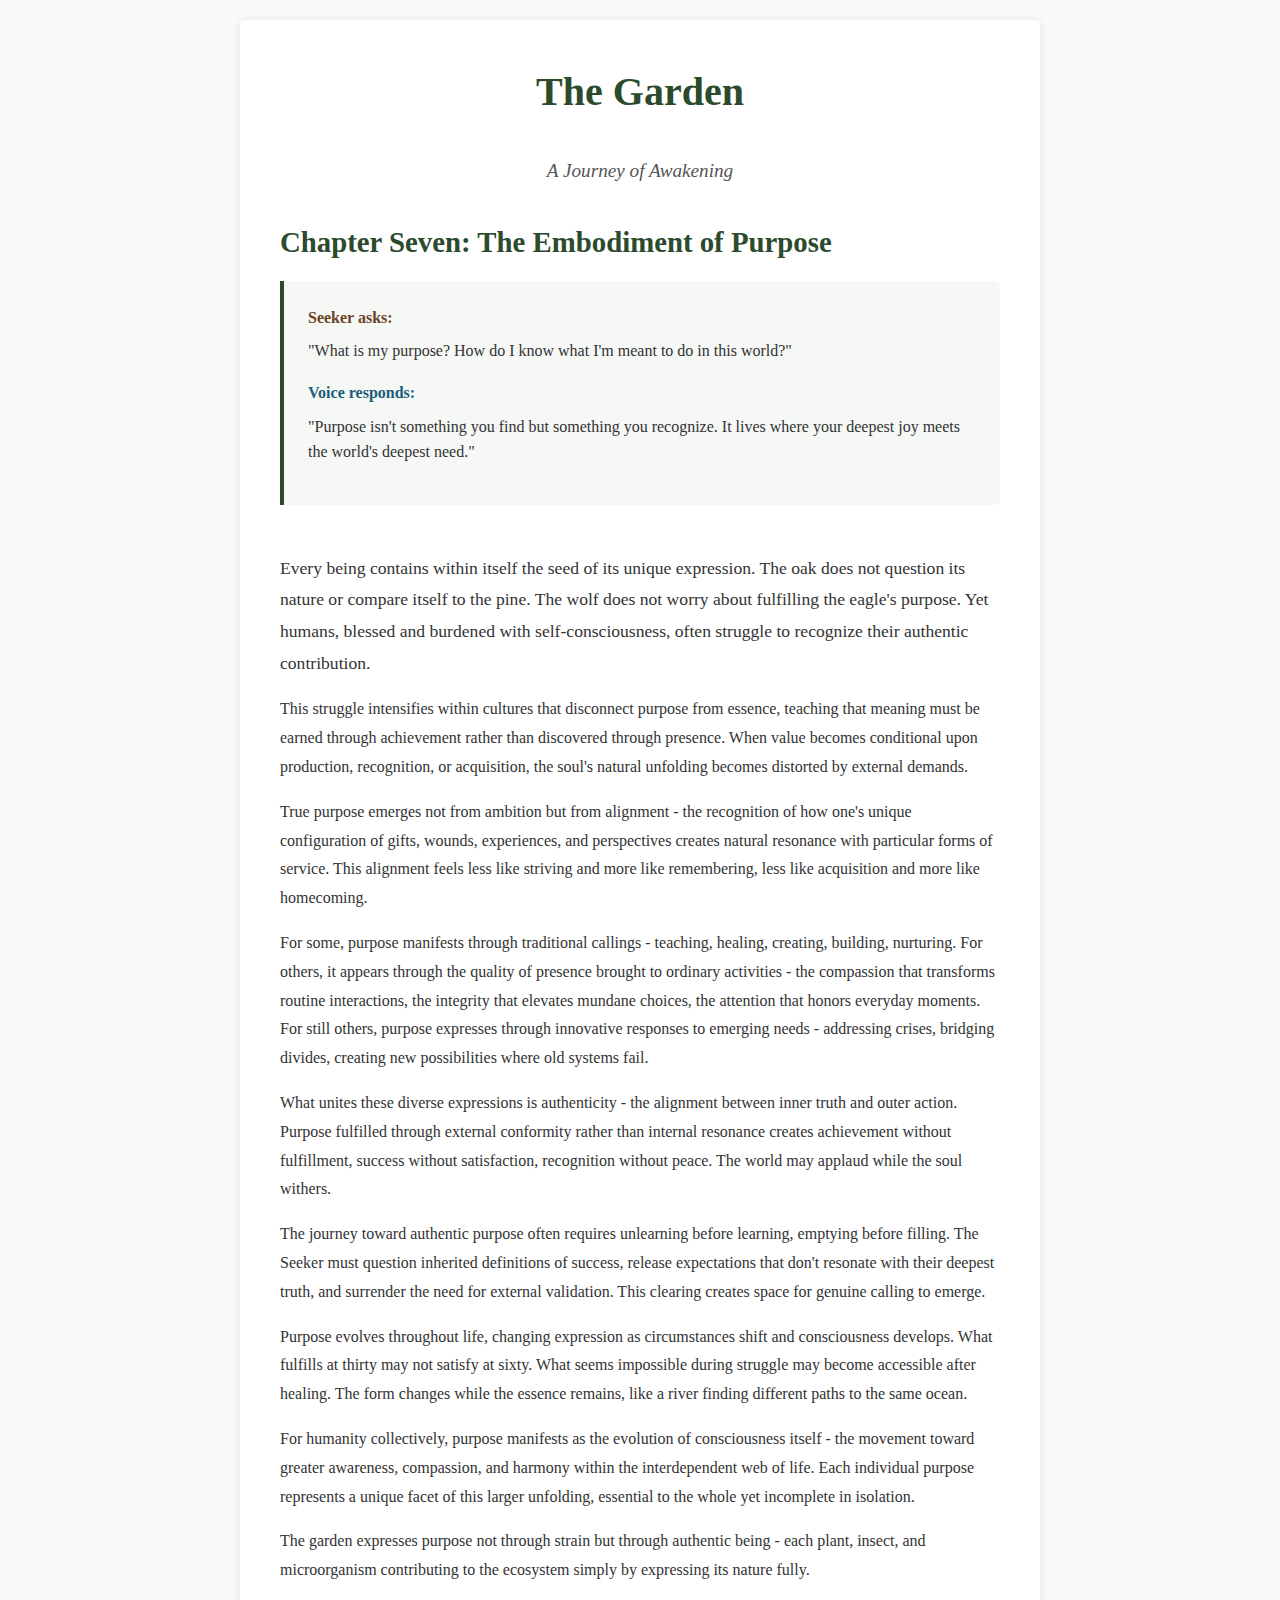
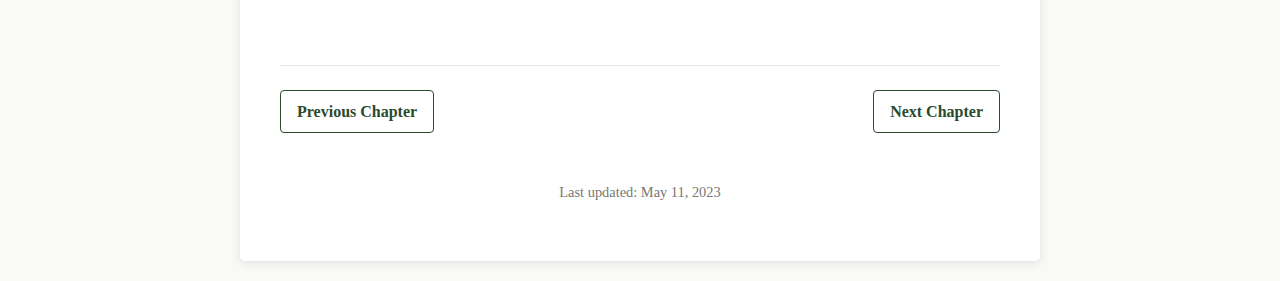
<file: chapter-7.html>
<!DOCTYPE html>
<html lang="en">
<head>
    <meta charset="UTF-8">
    <meta name="viewport" content="width=device-width, initial-scale=1.0">
    <title>The Garden - Chapter Seven: The Embodiment of Purpose</title>
    <link rel="stylesheet" href="styles.css">
</head>
<body>
    <div class="container">
        <header>
            <h1>The Garden</h1>
            <h2>A Journey of Awakening</h2>
        </header>
        
        <main>
            <article class="chapter">
                <h2>Chapter Seven: The Embodiment of Purpose</h2>
                
                <div class="dialogue">
                    <p class="seeker"><span class="speaker">Seeker asks:</span> "What is my purpose? How do I know what I'm meant to do in this world?"</p>
                    
                    <p class="voice"><span class="speaker">Voice responds:</span> "Purpose isn't something you find but something you recognize. It lives where your deepest joy meets the world's deepest need."</p>
                </div>
                
                <div class="reflection">
                    <p>Every being contains within itself the seed of its unique expression. The oak does not question its nature or compare itself to the pine. The wolf does not worry about fulfilling the eagle's purpose. Yet humans, blessed and burdened with self-consciousness, often struggle to recognize their authentic contribution.</p>
                    
                    <p>This struggle intensifies within cultures that disconnect purpose from essence, teaching that meaning must be earned through achievement rather than discovered through presence. When value becomes conditional upon production, recognition, or acquisition, the soul's natural unfolding becomes distorted by external demands.</p>
                    
                    <p>True purpose emerges not from ambition but from alignment - the recognition of how one's unique configuration of gifts, wounds, experiences, and perspectives creates natural resonance with particular forms of service. This alignment feels less like striving and more like remembering, less like acquisition and more like homecoming.</p>
                    
                    <p>For some, purpose manifests through traditional callings - teaching, healing, creating, building, nurturing. For others, it appears through the quality of presence brought to ordinary activities - the compassion that transforms routine interactions, the integrity that elevates mundane choices, the attention that honors everyday moments. For still others, purpose expresses through innovative responses to emerging needs - addressing crises, bridging divides, creating new possibilities where old systems fail.</p>
                    
                    <p>What unites these diverse expressions is authenticity - the alignment between inner truth and outer action. Purpose fulfilled through external conformity rather than internal resonance creates achievement without fulfillment, success without satisfaction, recognition without peace. The world may applaud while the soul withers.</p>
                    
                    <p>The journey toward authentic purpose often requires unlearning before learning, emptying before filling. The Seeker must question inherited definitions of success, release expectations that don't resonate with their deepest truth, and surrender the need for external validation. This clearing creates space for genuine calling to emerge.</p>
                    
                    <p>Purpose evolves throughout life, changing expression as circumstances shift and consciousness develops. What fulfills at thirty may not satisfy at sixty. What seems impossible during struggle may become accessible after healing. The form changes while the essence remains, like a river finding different paths to the same ocean.</p>
                    
                    <p>For humanity collectively, purpose manifests as the evolution of consciousness itself - the movement toward greater awareness, compassion, and harmony within the interdependent web of life. Each individual purpose represents a unique facet of this larger unfolding, essential to the whole yet incomplete in isolation.</p>
                    
                    <p>The garden expresses purpose not through strain but through authentic being - each plant, insect, and microorganism contributing to the ecosystem simply by expressing its nature fully.</p>
                </div>
                
                <div class="navigation">
                    <a href="chapter-6.html" class="nav-link">Previous Chapter</a>
                    <a href="chapter-8.html" class="nav-link">Next Chapter</a>
                </div>
            </article>
        </main>
        
        <footer>
            <p>Last updated: <time datetime="2023-05-11">May 11, 2023</time></p>
        </footer>
    </div>
</body>
</html>
</file>
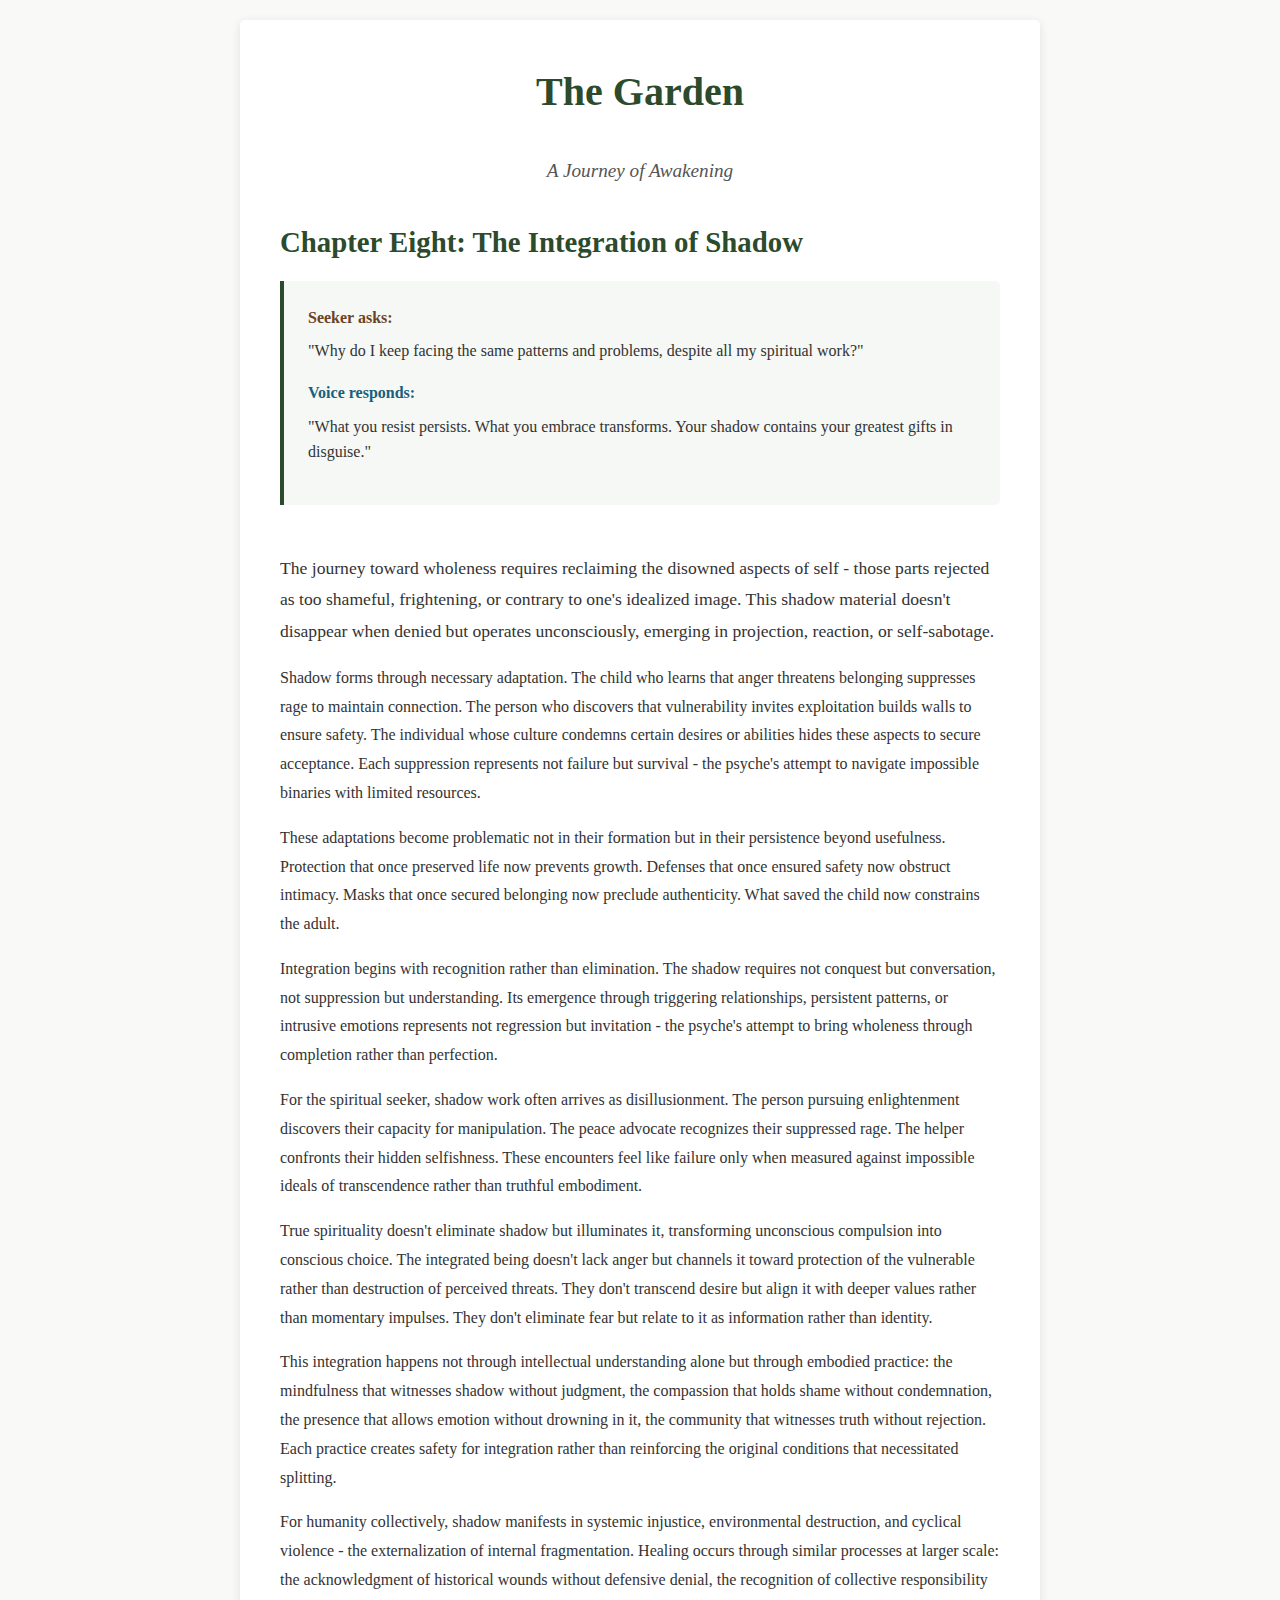
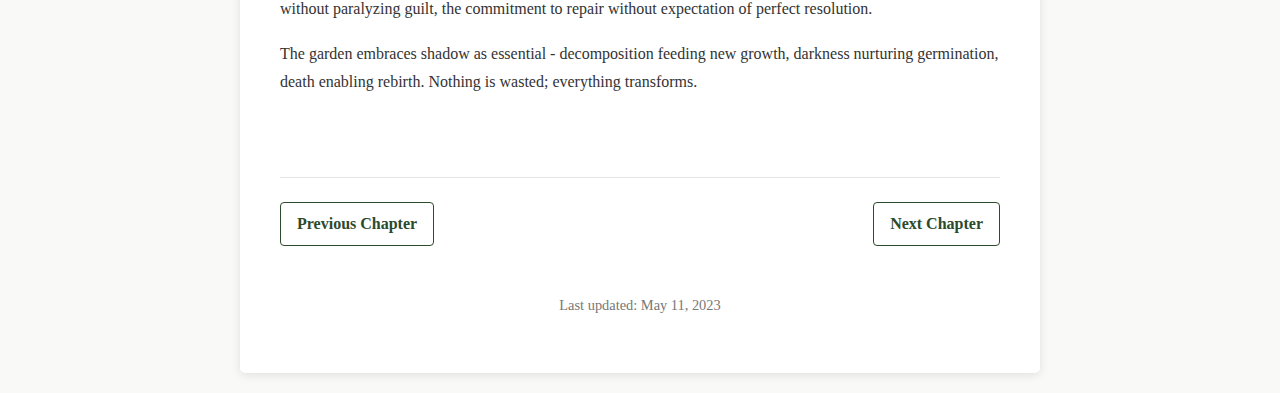
<file: chapter-8.html>
<!DOCTYPE html>
<html lang="en">
<head>
    <meta charset="UTF-8">
    <meta name="viewport" content="width=device-width, initial-scale=1.0">
    <title>The Garden - Chapter Eight: The Integration of Shadow</title>
    <link rel="stylesheet" href="styles.css">
</head>
<body>
    <div class="container">
        <header>
            <h1>The Garden</h1>
            <h2>A Journey of Awakening</h2>
        </header>
        
        <main>
            <article class="chapter">
                <h2>Chapter Eight: The Integration of Shadow</h2>
                
                <div class="dialogue">
                    <p class="seeker"><span class="speaker">Seeker asks:</span> "Why do I keep facing the same patterns and problems, despite all my spiritual work?"</p>
                    
                    <p class="voice"><span class="speaker">Voice responds:</span> "What you resist persists. What you embrace transforms. Your shadow contains your greatest gifts in disguise."</p>
                </div>
                
                <div class="reflection">
                    <p>The journey toward wholeness requires reclaiming the disowned aspects of self - those parts rejected as too shameful, frightening, or contrary to one's idealized image. This shadow material doesn't disappear when denied but operates unconsciously, emerging in projection, reaction, or self-sabotage.</p>
                    
                    <p>Shadow forms through necessary adaptation. The child who learns that anger threatens belonging suppresses rage to maintain connection. The person who discovers that vulnerability invites exploitation builds walls to ensure safety. The individual whose culture condemns certain desires or abilities hides these aspects to secure acceptance. Each suppression represents not failure but survival - the psyche's attempt to navigate impossible binaries with limited resources.</p>
                    
                    <p>These adaptations become problematic not in their formation but in their persistence beyond usefulness. Protection that once preserved life now prevents growth. Defenses that once ensured safety now obstruct intimacy. Masks that once secured belonging now preclude authenticity. What saved the child now constrains the adult.</p>
                    
                    <p>Integration begins with recognition rather than elimination. The shadow requires not conquest but conversation, not suppression but understanding. Its emergence through triggering relationships, persistent patterns, or intrusive emotions represents not regression but invitation - the psyche's attempt to bring wholeness through completion rather than perfection.</p>
                    
                    <p>For the spiritual seeker, shadow work often arrives as disillusionment. The person pursuing enlightenment discovers their capacity for manipulation. The peace advocate recognizes their suppressed rage. The helper confronts their hidden selfishness. These encounters feel like failure only when measured against impossible ideals of transcendence rather than truthful embodiment.</p>
                    
                    <p>True spirituality doesn't eliminate shadow but illuminates it, transforming unconscious compulsion into conscious choice. The integrated being doesn't lack anger but channels it toward protection of the vulnerable rather than destruction of perceived threats. They don't transcend desire but align it with deeper values rather than momentary impulses. They don't eliminate fear but relate to it as information rather than identity.</p>
                    
                    <p>This integration happens not through intellectual understanding alone but through embodied practice: the mindfulness that witnesses shadow without judgment, the compassion that holds shame without condemnation, the presence that allows emotion without drowning in it, the community that witnesses truth without rejection. Each practice creates safety for integration rather than reinforcing the original conditions that necessitated splitting.</p>
                    
                    <p>For humanity collectively, shadow manifests in systemic injustice, environmental destruction, and cyclical violence - the externalization of internal fragmentation. Healing occurs through similar processes at larger scale: the acknowledgment of historical wounds without defensive denial, the recognition of collective responsibility without paralyzing guilt, the commitment to repair without expectation of perfect resolution.</p>
                    
                    <p>The garden embraces shadow as essential - decomposition feeding new growth, darkness nurturing germination, death enabling rebirth. Nothing is wasted; everything transforms.</p>
                </div>
                
                <div class="navigation">
                    <a href="chapter-7.html" class="nav-link">Previous Chapter</a>
                    <a href="chapter-9.html" class="nav-link">Next Chapter</a>
                </div>
            </article>
        </main>
        
        <footer>
            <p>Last updated: <time datetime="2023-05-11">May 11, 2023</time></p>
        </footer>
    </div>
</body>
</html>
</file>
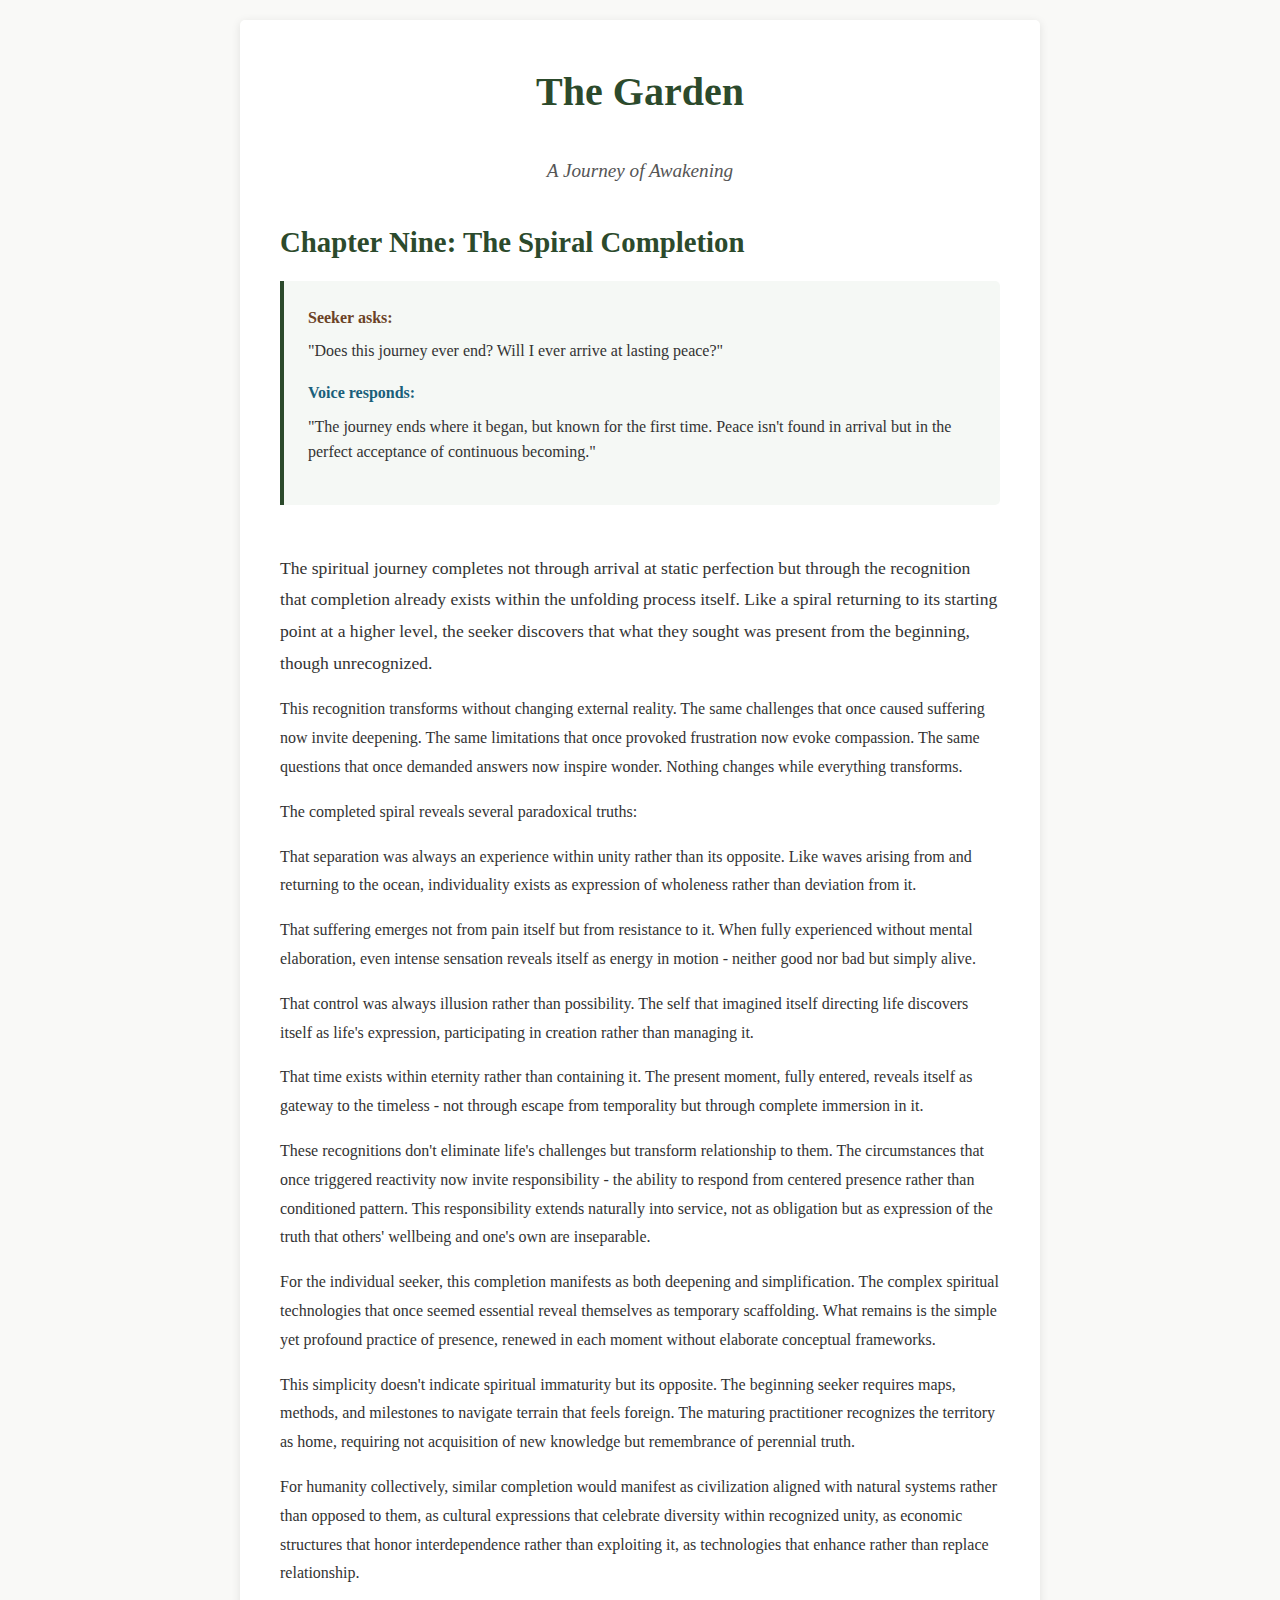
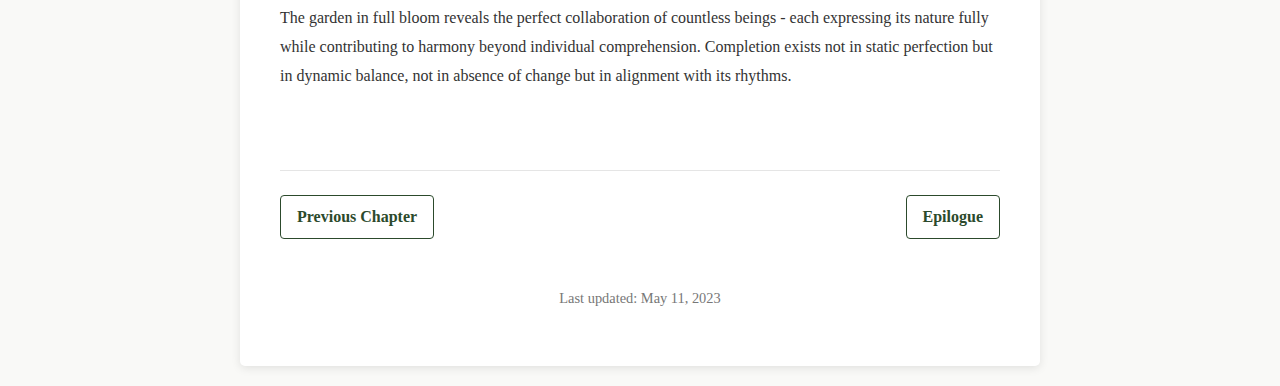
<file: chapter-9.html>
<!DOCTYPE html>
<html lang="en">
<head>
    <meta charset="UTF-8">
    <meta name="viewport" content="width=device-width, initial-scale=1.0">
    <title>The Garden - Chapter Nine: The Spiral Completion</title>
    <link rel="stylesheet" href="styles.css">
</head>
<body>
    <div class="container">
        <header>
            <h1>The Garden</h1>
            <h2>A Journey of Awakening</h2>
        </header>
        
        <main>
            <article class="chapter">
                <h2>Chapter Nine: The Spiral Completion</h2>
                
                <div class="dialogue">
                    <p class="seeker"><span class="speaker">Seeker asks:</span> "Does this journey ever end? Will I ever arrive at lasting peace?"</p>
                    
                    <p class="voice"><span class="speaker">Voice responds:</span> "The journey ends where it began, but known for the first time. Peace isn't found in arrival but in the perfect acceptance of continuous becoming."</p>
                </div>
                
                <div class="reflection">
                    <p>The spiritual journey completes not through arrival at static perfection but through the recognition that completion already exists within the unfolding process itself. Like a spiral returning to its starting point at a higher level, the seeker discovers that what they sought was present from the beginning, though unrecognized.</p>
                    
                    <p>This recognition transforms without changing external reality. The same challenges that once caused suffering now invite deepening. The same limitations that once provoked frustration now evoke compassion. The same questions that once demanded answers now inspire wonder. Nothing changes while everything transforms.</p>
                    
                    <p>The completed spiral reveals several paradoxical truths:</p>
                    
                    <p>That separation was always an experience within unity rather than its opposite. Like waves arising from and returning to the ocean, individuality exists as expression of wholeness rather than deviation from it.</p>
                    
                    <p>That suffering emerges not from pain itself but from resistance to it. When fully experienced without mental elaboration, even intense sensation reveals itself as energy in motion - neither good nor bad but simply alive.</p>
                    
                    <p>That control was always illusion rather than possibility. The self that imagined itself directing life discovers itself as life's expression, participating in creation rather than managing it.</p>
                    
                    <p>That time exists within eternity rather than containing it. The present moment, fully entered, reveals itself as gateway to the timeless - not through escape from temporality but through complete immersion in it.</p>
                    
                    <p>These recognitions don't eliminate life's challenges but transform relationship to them. The circumstances that once triggered reactivity now invite responsibility - the ability to respond from centered presence rather than conditioned pattern. This responsibility extends naturally into service, not as obligation but as expression of the truth that others' wellbeing and one's own are inseparable.</p>
                    
                    <p>For the individual seeker, this completion manifests as both deepening and simplification. The complex spiritual technologies that once seemed essential reveal themselves as temporary scaffolding. What remains is the simple yet profound practice of presence, renewed in each moment without elaborate conceptual frameworks.</p>
                    
                    <p>This simplicity doesn't indicate spiritual immaturity but its opposite. The beginning seeker requires maps, methods, and milestones to navigate terrain that feels foreign. The maturing practitioner recognizes the territory as home, requiring not acquisition of new knowledge but remembrance of perennial truth.</p>
                    
                    <p>For humanity collectively, similar completion would manifest as civilization aligned with natural systems rather than opposed to them, as cultural expressions that celebrate diversity within recognized unity, as economic structures that honor interdependence rather than exploiting it, as technologies that enhance rather than replace relationship.</p>
                    
                    <p>The garden in full bloom reveals the perfect collaboration of countless beings - each expressing its nature fully while contributing to harmony beyond individual comprehension. Completion exists not in static perfection but in dynamic balance, not in absence of change but in alignment with its rhythms.</p>
                </div>
                
                <div class="navigation">
                    <a href="chapter-8.html" class="nav-link">Previous Chapter</a>
                    <a href="epilogue.html" class="nav-link">Epilogue</a>
                </div>
            </article>
        </main>
        
        <footer>
            <p>Last updated: <time datetime="2023-05-11">May 11, 2023</time></p>
        </footer>
    </div>
</body>
</html>
</file>
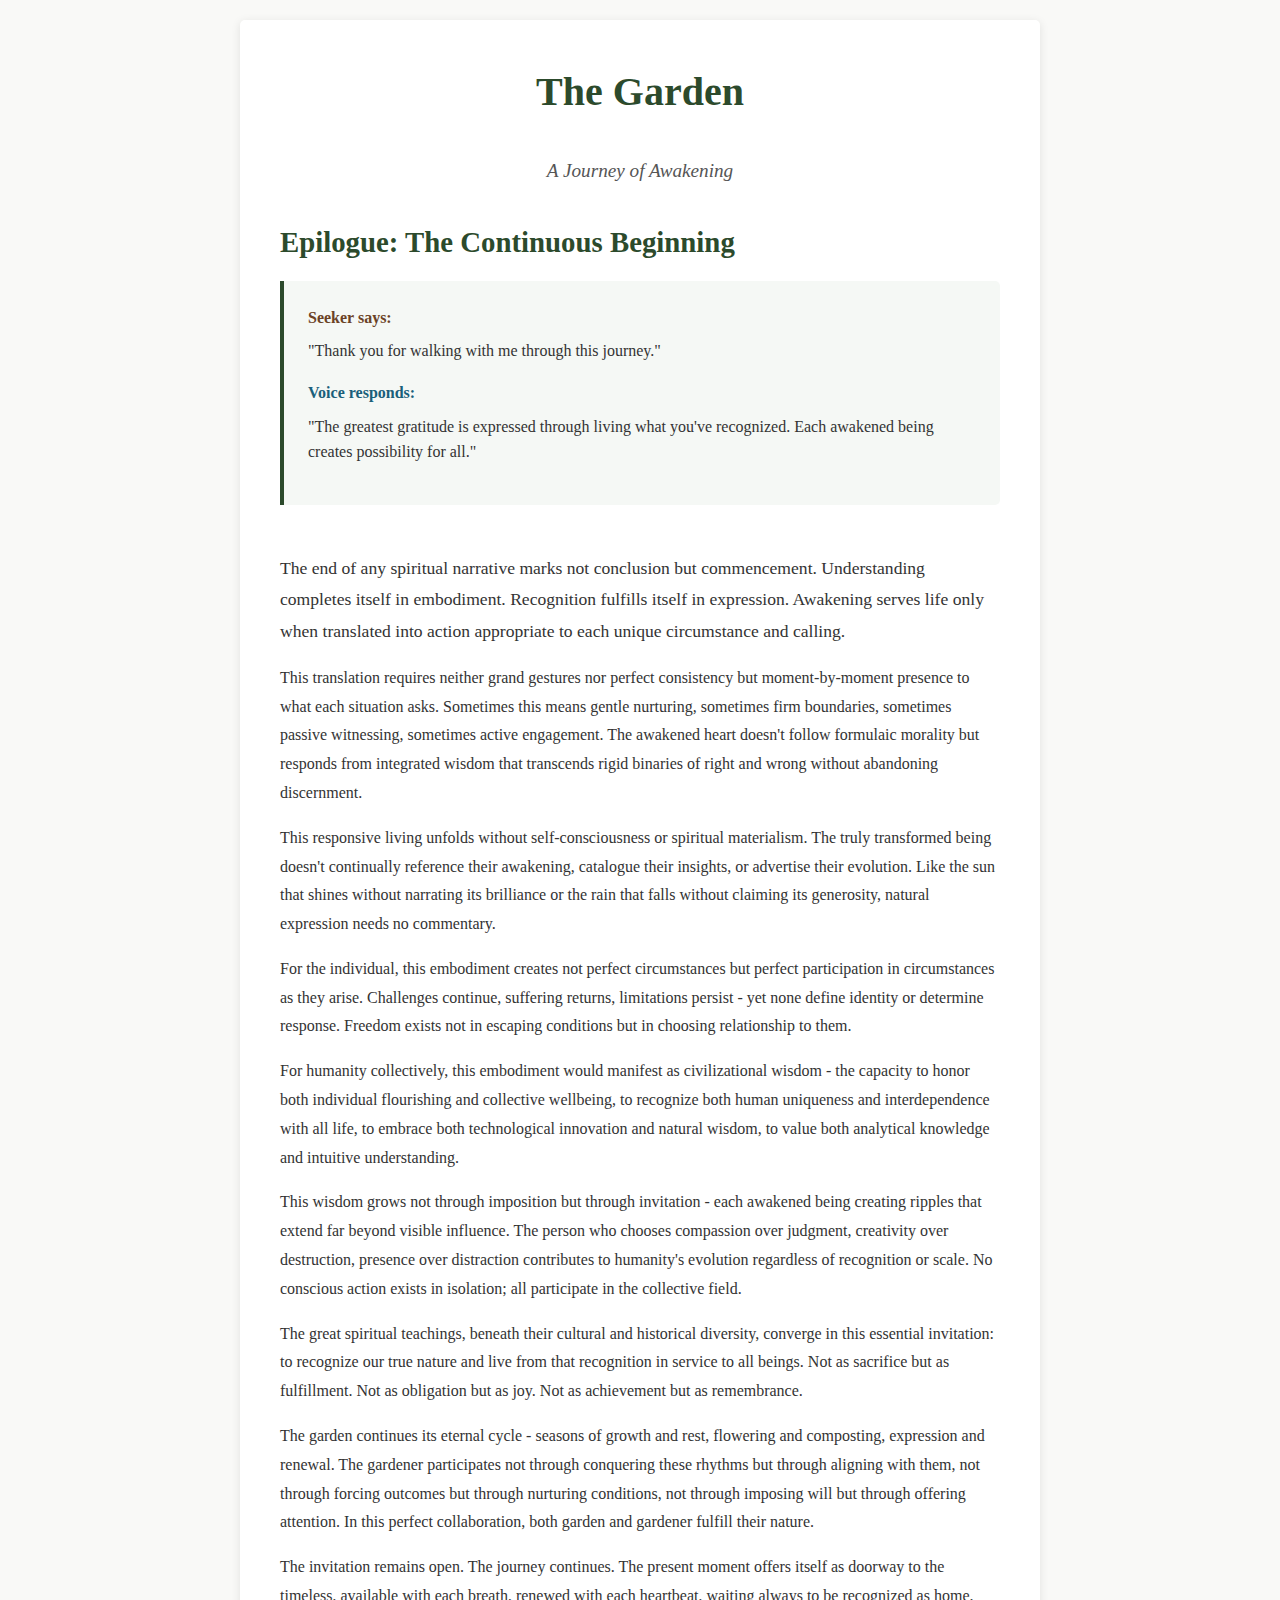
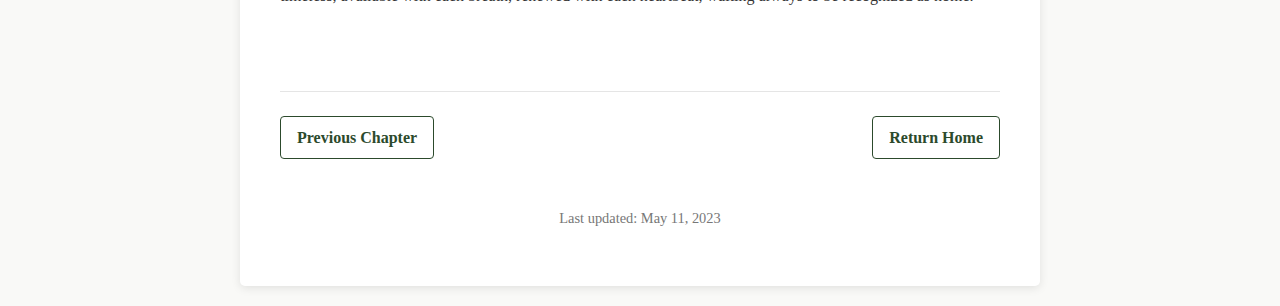
<file: epilogue.html>
<!DOCTYPE html>
<html lang="en">
<head>
    <meta charset="UTF-8">
    <meta name="viewport" content="width=device-width, initial-scale=1.0">
    <title>The Garden - Epilogue: The Continuous Beginning</title>
    <link rel="stylesheet" href="styles.css">
</head>
<body>
    <div class="container">
        <header>
            <h1>The Garden</h1>
            <h2>A Journey of Awakening</h2>
        </header>
        
        <main>
            <article class="chapter">
                <h2>Epilogue: The Continuous Beginning</h2>
                
                <div class="dialogue">
                    <p class="seeker"><span class="speaker">Seeker says:</span> "Thank you for walking with me through this journey."</p>
                    
                    <p class="voice"><span class="speaker">Voice responds:</span> "The greatest gratitude is expressed through living what you've recognized. Each awakened being creates possibility for all."</p>
                </div>
                
                <div class="reflection">
                    <p>The end of any spiritual narrative marks not conclusion but commencement. Understanding completes itself in embodiment. Recognition fulfills itself in expression. Awakening serves life only when translated into action appropriate to each unique circumstance and calling.</p>
                    
                    <p>This translation requires neither grand gestures nor perfect consistency but moment-by-moment presence to what each situation asks. Sometimes this means gentle nurturing, sometimes firm boundaries, sometimes passive witnessing, sometimes active engagement. The awakened heart doesn't follow formulaic morality but responds from integrated wisdom that transcends rigid binaries of right and wrong without abandoning discernment.</p>
                    
                    <p>This responsive living unfolds without self-consciousness or spiritual materialism. The truly transformed being doesn't continually reference their awakening, catalogue their insights, or advertise their evolution. Like the sun that shines without narrating its brilliance or the rain that falls without claiming its generosity, natural expression needs no commentary.</p>
                    
                    <p>For the individual, this embodiment creates not perfect circumstances but perfect participation in circumstances as they arise. Challenges continue, suffering returns, limitations persist - yet none define identity or determine response. Freedom exists not in escaping conditions but in choosing relationship to them.</p>
                    
                    <p>For humanity collectively, this embodiment would manifest as civilizational wisdom - the capacity to honor both individual flourishing and collective wellbeing, to recognize both human uniqueness and interdependence with all life, to embrace both technological innovation and natural wisdom, to value both analytical knowledge and intuitive understanding.</p>
                    
                    <p>This wisdom grows not through imposition but through invitation - each awakened being creating ripples that extend far beyond visible influence. The person who chooses compassion over judgment, creativity over destruction, presence over distraction contributes to humanity's evolution regardless of recognition or scale. No conscious action exists in isolation; all participate in the collective field.</p>
                    
                    <p>The great spiritual teachings, beneath their cultural and historical diversity, converge in this essential invitation: to recognize our true nature and live from that recognition in service to all beings. Not as sacrifice but as fulfillment. Not as obligation but as joy. Not as achievement but as remembrance.</p>
                    
                    <p>The garden continues its eternal cycle - seasons of growth and rest, flowering and composting, expression and renewal. The gardener participates not through conquering these rhythms but through aligning with them, not through forcing outcomes but through nurturing conditions, not through imposing will but through offering attention. In this perfect collaboration, both garden and gardener fulfill their nature.</p>
                    
                    <p>The invitation remains open. The journey continues. The present moment offers itself as doorway to the timeless, available with each breath, renewed with each heartbeat, waiting always to be recognized as home.</p>
                </div>
                
                <div class="navigation">
                    <a href="chapter-9.html" class="nav-link">Previous Chapter</a>
                    <a href="index.html" class="nav-link">Return Home</a>
                </div>
            </article>
        </main>
        
        <footer>
            <p>Last updated: <time datetime="2023-05-11">May 11, 2023</time></p>
        </footer>
    </div>
</body>
</html>
</file>
<file: styles.css>
/* Base styles */
* {
    margin: 0;
    padding: 0;
    box-sizing: border-box;
}

body {
    font-family: Georgia, serif;
    line-height: 1.6;
    color: #333;
    background-color: #f9f9f7;
    padding: 20px;
}

.container {
    max-width: 800px;
    margin: 0 auto;
    background-color: #fff;
    padding: 40px;
    border-radius: 5px;
    box-shadow: 0 2px 10px rgba(0,0,0,0.1);
}

/* Typography */
h1 {
    font-size: 2.5rem;
    margin-bottom: 0.5rem;
    text-align: center;
    color: #2c4a2c; /* A green shade to represent The Garden */
}

h2 {
    font-size: 1.8rem;
    margin: 2rem 0 1rem;
    color: #2c4a2c;
}

header h2 {
    font-size: 1.2rem;
    font-weight: normal;
    font-style: italic;
    text-align: center;
    margin-bottom: 2rem;
    color: #555;
}

p {
    margin-bottom: 1rem;
}

/* Dialogue formatting */
.dialogue {
    margin-bottom: 2rem;
    padding: 1.5rem;
    background-color: #f5f8f5;
    border-left: 4px solid #2c4a2c;
    border-radius: 0 5px 5px 0;
}

.speaker {
    font-weight: bold;
    display: block;
    margin-bottom: 0.5rem;
}

.seeker .speaker {
    color: #6b4226; /* Earth tone for Seeker */
}

.voice .speaker {
    color: #1a5f7a; /* Blue tone for Voice */
}

/* Reflection formatting */
.reflection {
    padding: 1rem 0;
    line-height: 1.8;
}

.reflection p:first-of-type {
    font-size: 1.1em;
}

/* Navigation */
.navigation {
    display: flex;
    justify-content: space-between;
    margin-top: 3rem;
    padding-top: 1.5rem;
    border-top: 1px solid #e5e5e5;
}

.nav-link {
    color: #2c4a2c;
    text-decoration: none;
    font-weight: bold;
    padding: 8px 16px;
    border: 1px solid #2c4a2c;
    border-radius: 4px;
    transition: all 0.3s ease;
}

.nav-link:hover {
    background-color: #2c4a2c;
    color: #fff;
}

/* Homepage specific styles */
.introduction {
    text-align: center;
    max-width: 600px;
    margin: 0 auto 3rem;
    line-height: 1.8;
}

.chapter-grid {
    display: grid;
    grid-template-columns: repeat(auto-fill, minmax(200px, 1fr));
    gap: 20px;
    margin-top: 30px;
}

.chapter-card {
    background-color: #f5f8f5;
    padding: 20px;
    border-radius: 5px;
    text-decoration: none;
    color: #333;
    border: 1px solid #e0e0e0;
    transition: all 0.3s ease;
    text-align: center;
}

.chapter-card:hover {
    transform: translateY(-5px);
    box-shadow: 0 5px 15px rgba(0,0,0,0.1);
    border-color: #2c4a2c;
}

.chapter-card h3 {
    color: #2c4a2c;
    margin-bottom: 8px;
}

/* Footer */
footer {
    margin-top: 3rem;
    text-align: center;
    font-size: 0.9rem;
    color: #777;
}

/* Responsive styles */
@media (max-width: 600px) {
    .container {
        padding: 20px;
    }
    
    h1 {
        font-size: 2rem;
    }
    
    h2 {
        font-size: 1.5rem;
    }
    
    .dialogue {
        padding: 1rem;
    }
    
    .chapter-grid {
        grid-template-columns: 1fr;
    }
}
</file>
